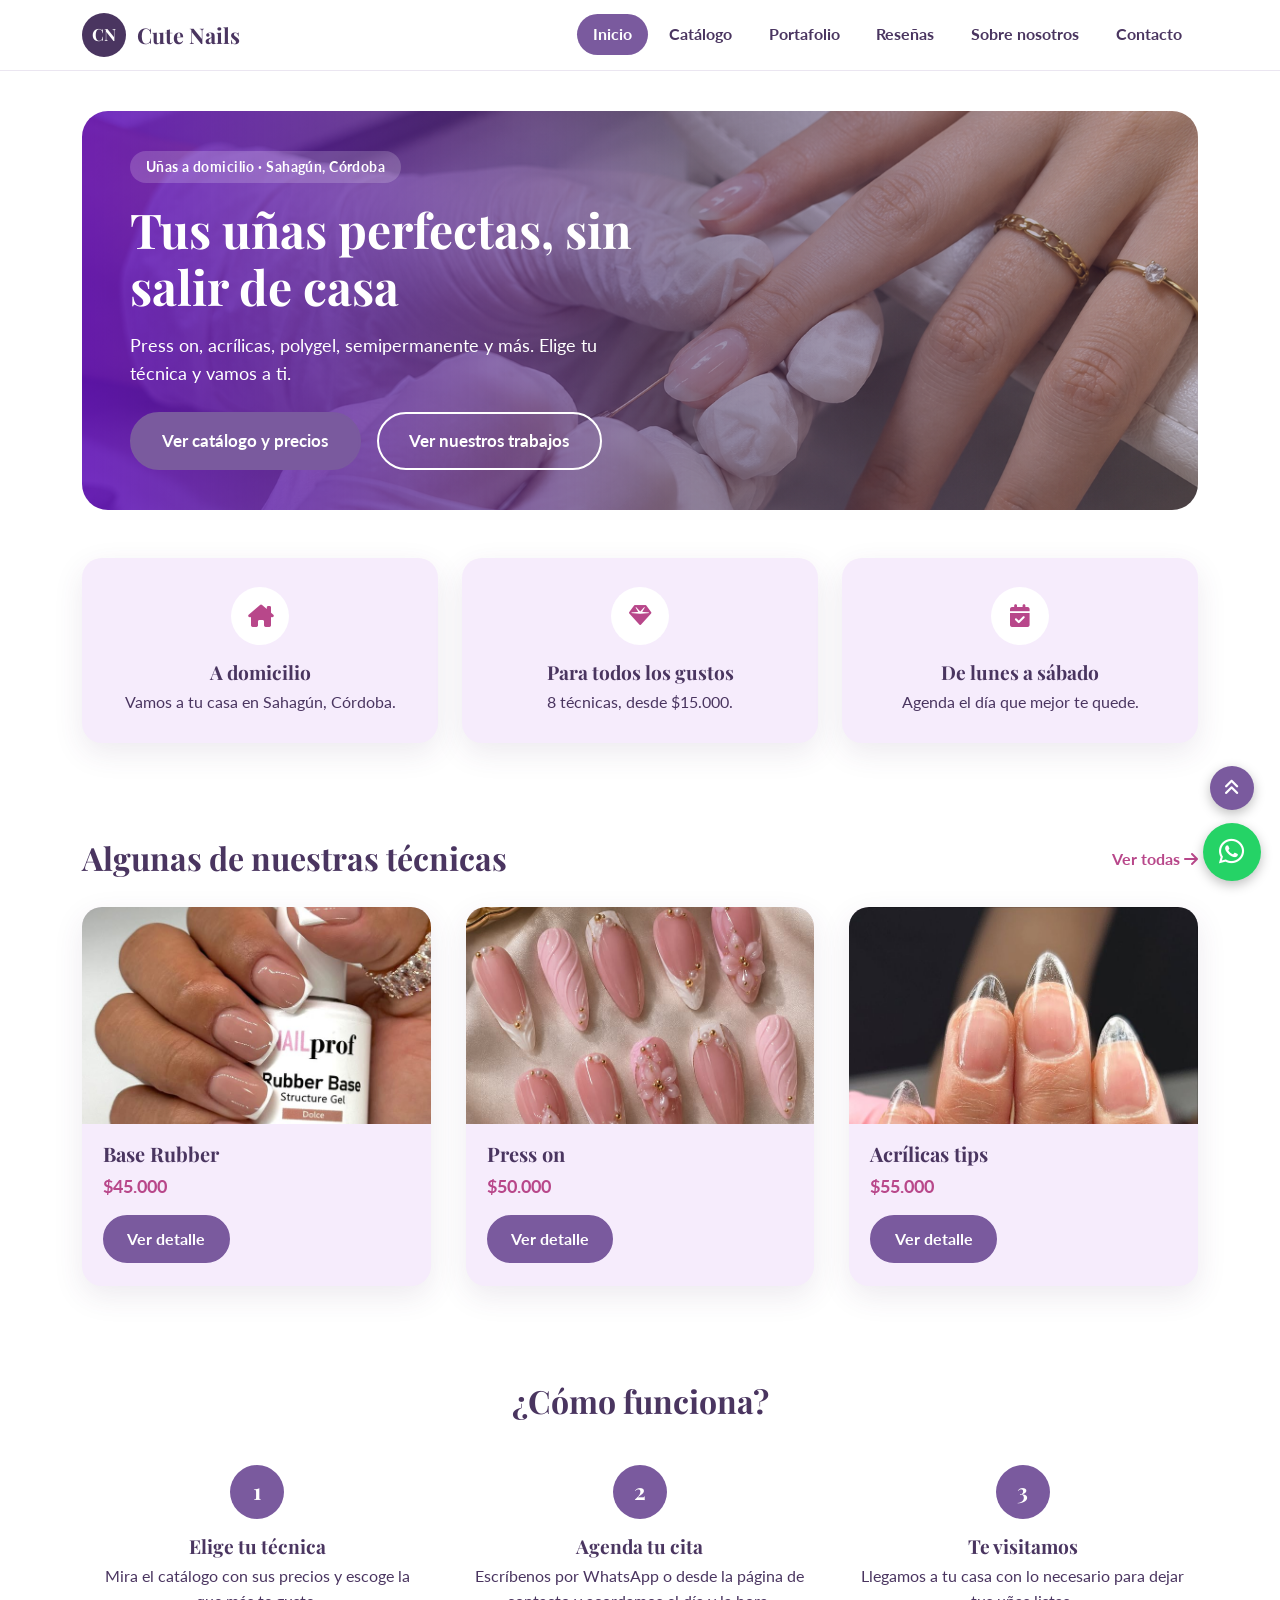
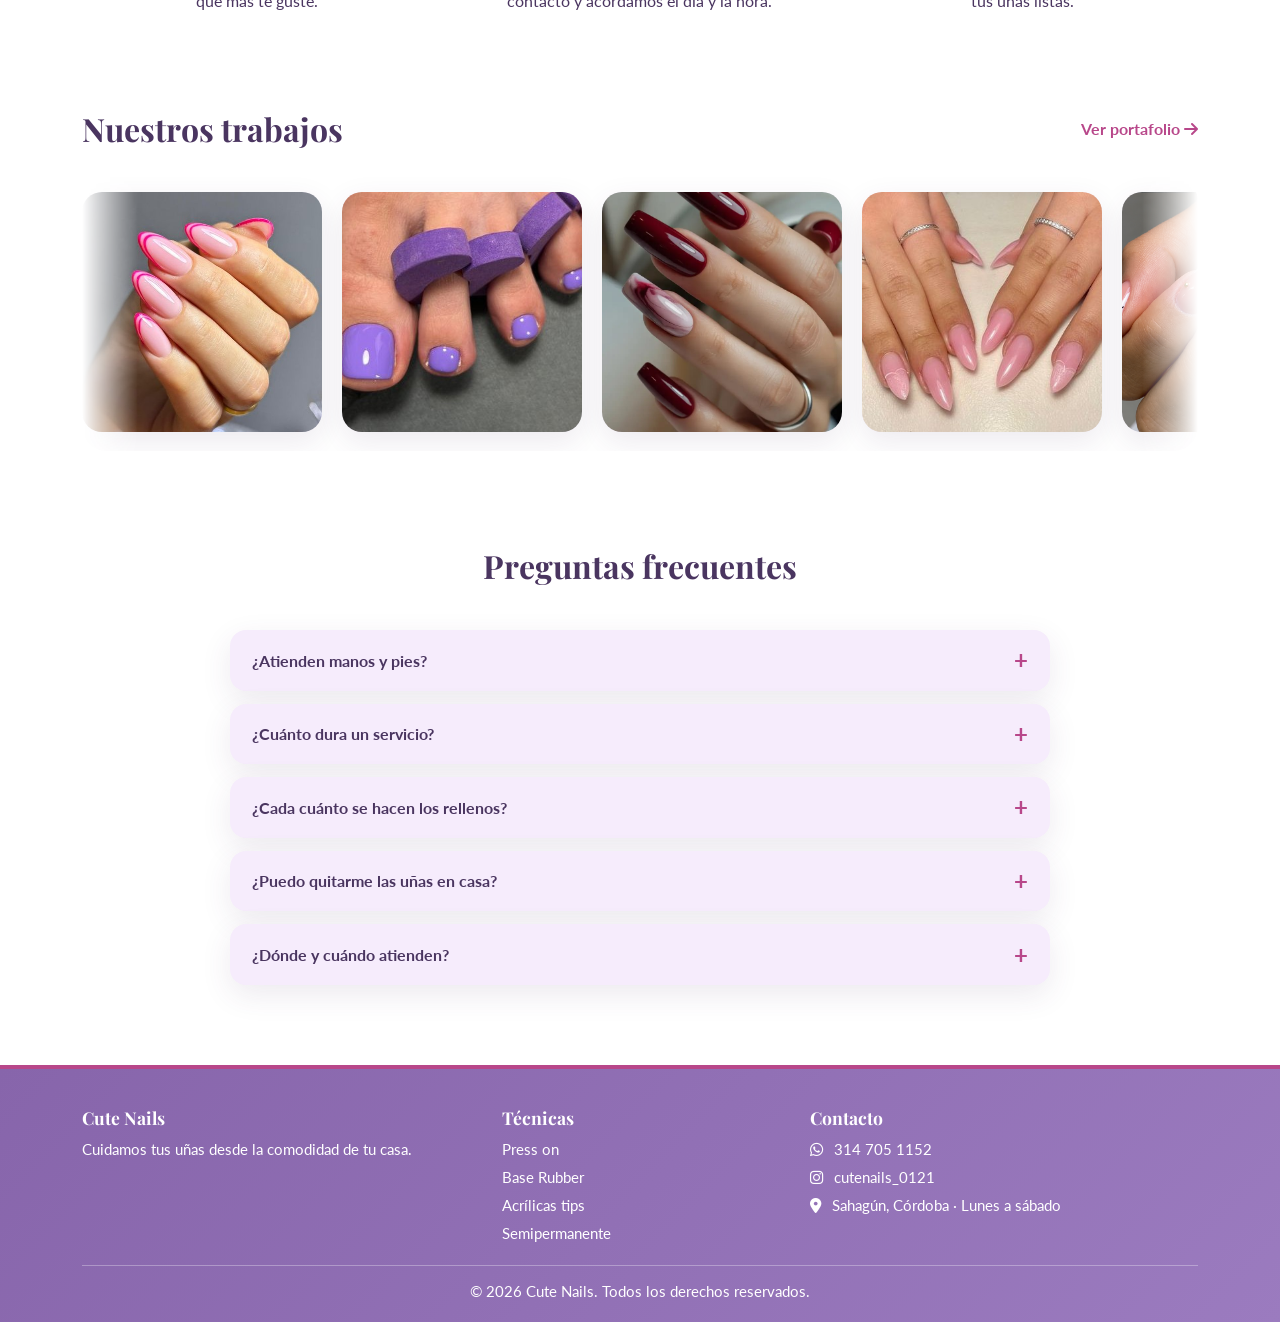
<file: index.html>
<!DOCTYPE html>
<html lang="es">
<head>
  <meta charset="UTF-8">
  <meta name="viewport" content="width=device-width, initial-scale=1.0">
  <meta name="description" content="Cute Nails: servicios de uñas a domicilio en Sahagún, Córdoba. Press on, acrílicas, polygel, semipermanente y más.">
  <title>Cute Nails | Servicios de uñas a domicilio</title>

  <link rel="preconnect" href="https://fonts.googleapis.com">
  <link rel="preconnect" href="https://fonts.gstatic.com" crossorigin>
  <link href="https://fonts.googleapis.com/css2?family=Lato:wght@400;700&family=Playfair+Display:wght@600;700&display=swap" rel="stylesheet">
  <link rel="stylesheet" href="https://cdnjs.cloudflare.com/ajax/libs/font-awesome/6.5.2/css/all.min.css">
  <link rel="stylesheet" href="styles.css">
</head>
<body id="top">

  <header class="cabecera">
    <div class="cabecera-interior">
      <a href="index.html" class="marca" aria-label="Cute Nails, ir al inicio">
        <span class="marca-logo">CN</span>
        <span class="marca-nombre">Cute Nails</span>
      </a>

      <input type="checkbox" id="menu-toggle" class="menu-check" aria-label="Abrir o cerrar el menú">
      <label for="menu-toggle" class="hamburguesa" aria-hidden="true">
        <span></span><span></span><span></span>
      </label>

      <nav class="menu" aria-label="Menú principal">
        <ul>
          <li><a href="index.html" aria-current="page">Inicio</a></li>
          <li><a href="catalogo.html">Catálogo</a></li>
          <li><a href="portafolio.html">Portafolio</a></li>
          <li><a href="resenas.html">Reseñas</a></li>
          <li><a href="sobre-nosotros.html">Sobre nosotros</a></li>
          <li><a href="contacto.html">Contacto</a></li>
        </ul>
      </nav>
    </div>
  </header>

  <main>
    <section class="hero" aria-labelledby="titulo-hero">
      <div class="hero-contenido">
        <p class="hero-etiqueta">Uñas a domicilio · Sahagún, Córdoba</p>
        <h1 id="titulo-hero">Tus uñas perfectas, sin salir de casa</h1>
        <p class="hero-texto">Press on, acrílicas, polygel, semipermanente y más. Elige tu técnica y vamos a ti.</p>
        <div class="hero-botones">
          <a class="boton boton-grande" href="catalogo.html">Ver catálogo y precios</a>
          <a class="boton boton-grande boton-borde" href="portafolio.html">Ver nuestros trabajos</a>
        </div>
      </div>
    </section>

    <section class="beneficios" aria-labelledby="titulo-beneficios">
      <h2 id="titulo-beneficios" class="solo-lectores">Por qué elegirnos</h2>
      <ul class="beneficios-lista">
        <li class="beneficio">
          <i class="fa-solid fa-house-chimney" aria-hidden="true"></i>
          <h3>A domicilio</h3>
          <p>Vamos a tu casa en Sahagún, Córdoba.</p>
        </li>
        <li class="beneficio">
          <i class="fa-solid fa-gem" aria-hidden="true"></i>
          <h3>Para todos los gustos</h3>
          <p>8 técnicas, desde $15.000.</p>
        </li>
        <li class="beneficio">
          <i class="fa-solid fa-calendar-check" aria-hidden="true"></i>
          <h3>De lunes a sábado</h3>
          <p>Agenda el día que mejor te quede.</p>
        </li>
      </ul>
    </section>

    <section class="tecnicas seccion" aria-labelledby="titulo-tecnicas">
      <div class="tecnicas-encabezado">
        <h2 id="titulo-tecnicas">Algunas de nuestras técnicas</h2>
        <a class="ver-mas" href="catalogo.html">Ver todas <i class="fa-solid fa-arrow-right" aria-hidden="true"></i></a>
      </div>

      <div class="tarjetas">

        <!-- Tarjeta Base Rubber -->
        <article class="tarjeta">
          <img src="img/base_rubber.jpg" alt="Uñas con técnica base rubber" loading="lazy">
          <div class="tarjeta-info">
            <h3>Base Rubber</h3>
            <p class="precio">$45.000</p>
            <a class="boton" href="detalle.html?servicio=base-rubber">Ver detalle</a>
          </div>
        </article>

        <!-- Tarjeta Press on -->
        <article class="tarjeta">
          <img src="img/press_on.jpg" alt="Uñas press on decoradas" loading="lazy">
          <div class="tarjeta-info">
            <h3>Press on</h3>
            <p class="precio">$50.000</p>
            <a class="boton" href="detalle.html?servicio=press-on">Ver detalle</a>
          </div>
        </article>

        <!-- Tarjeta Acrílicas tips -->
        <article class="tarjeta">
          <img src="img/acrilicas_tips.jpg" alt="Uñas acrílicas con tips de acabado natural" loading="lazy">
          <div class="tarjeta-info">
            <h3>Acrílicas tips</h3>
            <p class="precio">$55.000</p>
            <a class="boton" href="detalle.html?servicio=acrilicas-tips">Ver detalle</a>
          </div>
        </article>

      </div>
    </section>

    <section class="pasos seccion" aria-labelledby="titulo-pasos">
      <h2 id="titulo-pasos" class="titulo-centrado">¿Cómo funciona?</h2>
      <ol class="pasos-lista">
        <li class="paso">
          <span class="paso-numero" aria-hidden="true">1</span>
          <h3>Elige tu técnica</h3>
          <p>Mira el catálogo con sus precios y escoge la que más te guste.</p>
        </li>
        <li class="paso">
          <span class="paso-numero" aria-hidden="true">2</span>
          <h3>Agenda tu cita</h3>
          <p>Escríbenos por WhatsApp o desde la página de contacto y acordamos el día y la hora.</p>
        </li>
        <li class="paso">
          <span class="paso-numero" aria-hidden="true">3</span>
          <h3>Te visitamos</h3>
          <p>Llegamos a tu casa con lo necesario para dejar tus uñas listas.</p>
        </li>
      </ol>
    </section>

    <section class="muestra seccion" aria-labelledby="titulo-muestra">
      <div class="tecnicas-encabezado">
        <h2 id="titulo-muestra">Nuestros trabajos</h2>
        <a class="ver-mas" href="portafolio.html">Ver portafolio <i class="fa-solid fa-arrow-right" aria-hidden="true"></i></a>
      </div>

      <!-- Cinta continua infinita estilo Instagram (Marquee fluido) -->
      <div class="marquesina" aria-label="Galería continua de trabajos recientes">
        <div class="marquesina-pista">
          <!-- Bloque original de fotos -->
          <div class="marquesina-grupo">
            <div class="marquesina-item">
              <img src="img/despues1.jpg" alt="Manicure con diseño rosado y fucsia" loading="lazy">
              <span class="marquesina-etiqueta">@cutenails_0121</span>
            </div>
            <div class="marquesina-item">
              <img src="img/despues2.jpg" alt="Pedicure con esmalte morado" loading="lazy">
              <span class="marquesina-etiqueta">@cutenails_0121</span>
            </div>
            <div class="marquesina-item">
              <img src="img/despues3.jpg" alt="Uñas esculpidas largas tono vino tinto" loading="lazy">
              <span class="marquesina-etiqueta">@cutenails_0121</span>
            </div>
            <div class="marquesina-item">
              <img src="img/despues4.jpg" alt="Diseño de uñas con detalles delicados" loading="lazy">
              <span class="marquesina-etiqueta">@cutenails_0121</span>
            </div>
            <div class="marquesina-item">
              <img src="img/despues5.png" alt="Transformación de uñas antes y después" loading="lazy">
              <span class="marquesina-etiqueta">@cutenails_0121</span>
            </div>
            <div class="marquesina-item">
              <img src="img/despues6.png" alt="Acabado semipermanente impecable" loading="lazy">
              <span class="marquesina-etiqueta">@cutenails_0121</span>
            </div>
            <div class="marquesina-item">
              <img src="img/despues7.png" alt="Manicure delicada en tonos suaves" loading="lazy">
              <span class="marquesina-etiqueta">@cutenails_0121</span>
            </div>
            <div class="marquesina-item">
              <img src="img/despues8.png" alt="Pedicure spa con esmalte verde esmeralda" loading="lazy">
              <span class="marquesina-etiqueta">@cutenails_0121</span>
            </div>
          </div>

          <!-- Bloque duplicado para desplazamiento infinito continuo y sin saltos -->
          <div class="marquesina-grupo" aria-hidden="true">
            <div class="marquesina-item">
              <img src="img/despues1.jpg" alt="" loading="lazy">
              <span class="marquesina-etiqueta">@cutenails_0121</span>
            </div>
            <div class="marquesina-item">
              <img src="img/despues2.jpg" alt="" loading="lazy">
              <span class="marquesina-etiqueta">@cutenails_0121</span>
            </div>
            <div class="marquesina-item">
              <img src="img/despues3.jpg" alt="" loading="lazy">
              <span class="marquesina-etiqueta">@cutenails_0121</span>
            </div>
            <div class="marquesina-item">
              <img src="img/despues4.jpg" alt="" loading="lazy">
              <span class="marquesina-etiqueta">@cutenails_0121</span>
            </div>
            <div class="marquesina-item">
              <img src="img/despues5.png" alt="" loading="lazy">
              <span class="marquesina-etiqueta">@cutenails_0121</span>
            </div>
            <div class="marquesina-item">
              <img src="img/despues6.png" alt="" loading="lazy">
              <span class="marquesina-etiqueta">@cutenails_0121</span>
            </div>
            <div class="marquesina-item">
              <img src="img/despues7.png" alt="" loading="lazy">
              <span class="marquesina-etiqueta">@cutenails_0121</span>
            </div>
            <div class="marquesina-item">
              <img src="img/despues8.png" alt="" loading="lazy">
              <span class="marquesina-etiqueta">@cutenails_0121</span>
            </div>
          </div>
        </div>
      </div>
    </section>

    <section class="faq seccion" aria-labelledby="titulo-faq">
      <h2 id="titulo-faq" class="titulo-centrado">Preguntas frecuentes</h2>
      <div class="faq-lista">
        <details class="faq-item">
          <summary>¿Atienden manos y pies?</summary>
          <p>Sí, hacemos manicure y pedicure, para mujeres y para hombres.</p>
        </details>
        <details class="faq-item">
          <summary>¿Cuánto dura un servicio?</summary>
          <p>Entre 40 minutos y 2 horas, según la técnica. En cada técnica del catálogo verás su duración.</p>
        </details>
        <details class="faq-item">
          <summary>¿Cada cuánto se hacen los rellenos?</summary>
          <p>En acrílicas, cada 2 o 3 semanas. En polygel, puede durar hasta 4 semanas según el largo y el cuidado.</p>
        </details>
        <details class="faq-item">
          <summary>¿Puedo quitarme las uñas en casa?</summary>
          <p>Recomendamos el retiro profesional en gel, dipping y polygel, porque hacerlo en casa puede dañar tu uña natural.</p>
        </details>
        <details class="faq-item">
          <summary>¿Dónde y cuándo atienden?</summary>
          <p>Vamos a tu casa en Sahagún, Córdoba, de lunes a sábado.</p>
        </details>
      </div>
    </section>
  </main>

  <footer class="pie">
    <div class="pie-contenido">
      <section class="pie-marca">
        <h2>Cute Nails</h2>
        <p>Cuidamos tus uñas desde la comodidad de tu casa.</p>
      </section>

      <nav aria-label="Técnicas destacadas">
        <h2>Técnicas</h2>
        <ul>
          <li><a href="detalle.html?servicio=press-on">Press on</a></li>
          <li><a href="detalle.html?servicio=base-rubber">Base Rubber</a></li>
          <li><a href="detalle.html?servicio=acrilicas-tips">Acrílicas tips</a></li>
          <li><a href="detalle.html?servicio=semipermanente">Semipermanente</a></li>
        </ul>
      </nav>

      <section>
        <h2>Contacto</h2>
        <ul>
          <li><a href="https://wa.me/573147051152"><i class="fa-brands fa-whatsapp" aria-hidden="true"></i> 314 705 1152</a></li>
          <li><a href="https://instagram.com/cutenails_0121"><i class="fa-brands fa-instagram" aria-hidden="true"></i> cutenails_0121</a></li>
          <li><i class="fa-solid fa-location-dot" aria-hidden="true"></i> Sahagún, Córdoba · Lunes a sábado</li>
        </ul>
      </section>
    </div>

    <p class="derechos">© 2026 Cute Nails. Todos los derechos reservados.</p>
  </footer>

  <div class="flotantes">
    <a class="flotante flotante-subir" href="#top" aria-label="Volver arriba">
      <i class="fa-solid fa-angles-up" aria-hidden="true"></i>
    </a>
    <a class="flotante flotante-whatsapp" href="https://wa.me/573147051152" target="_blank" rel="noopener" aria-label="Escríbenos por WhatsApp">
      <i class="fa-brands fa-whatsapp" aria-hidden="true"></i>
    </a>
  </div>



</body>
</html>
</file>
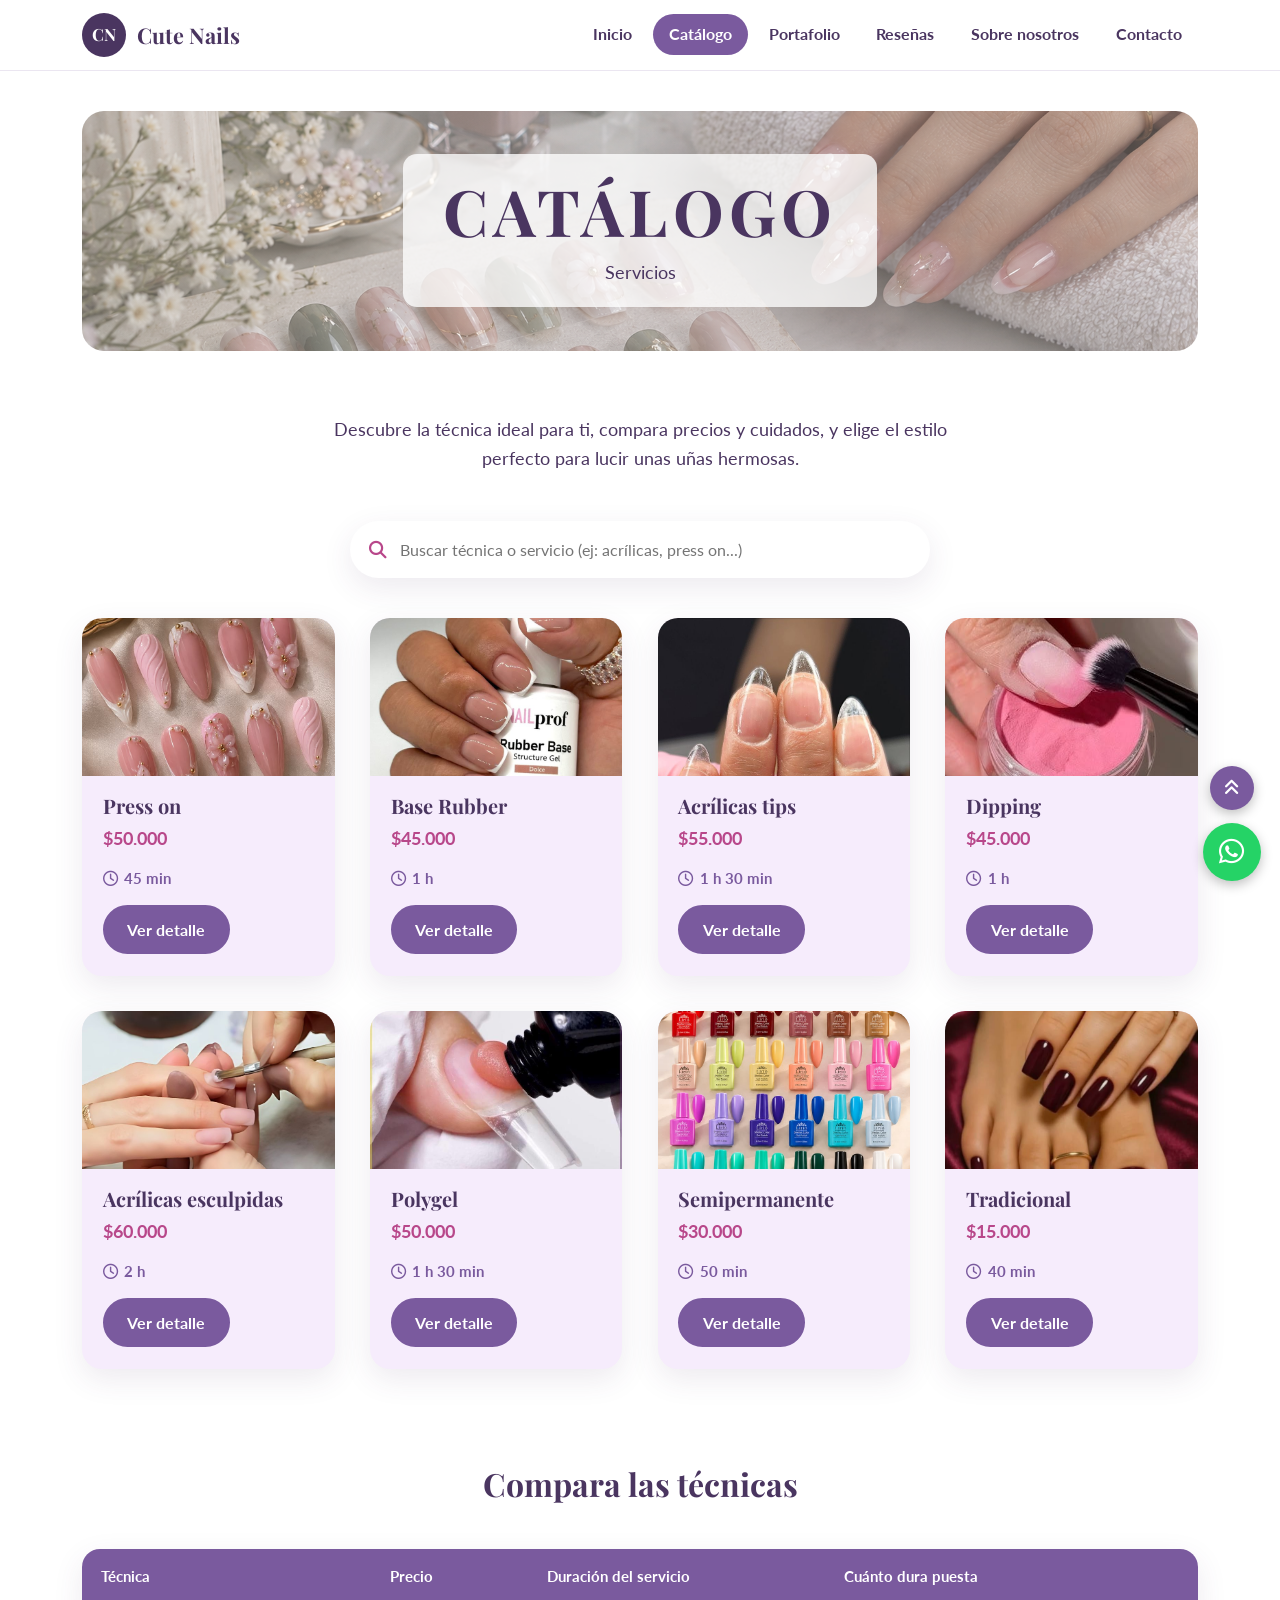
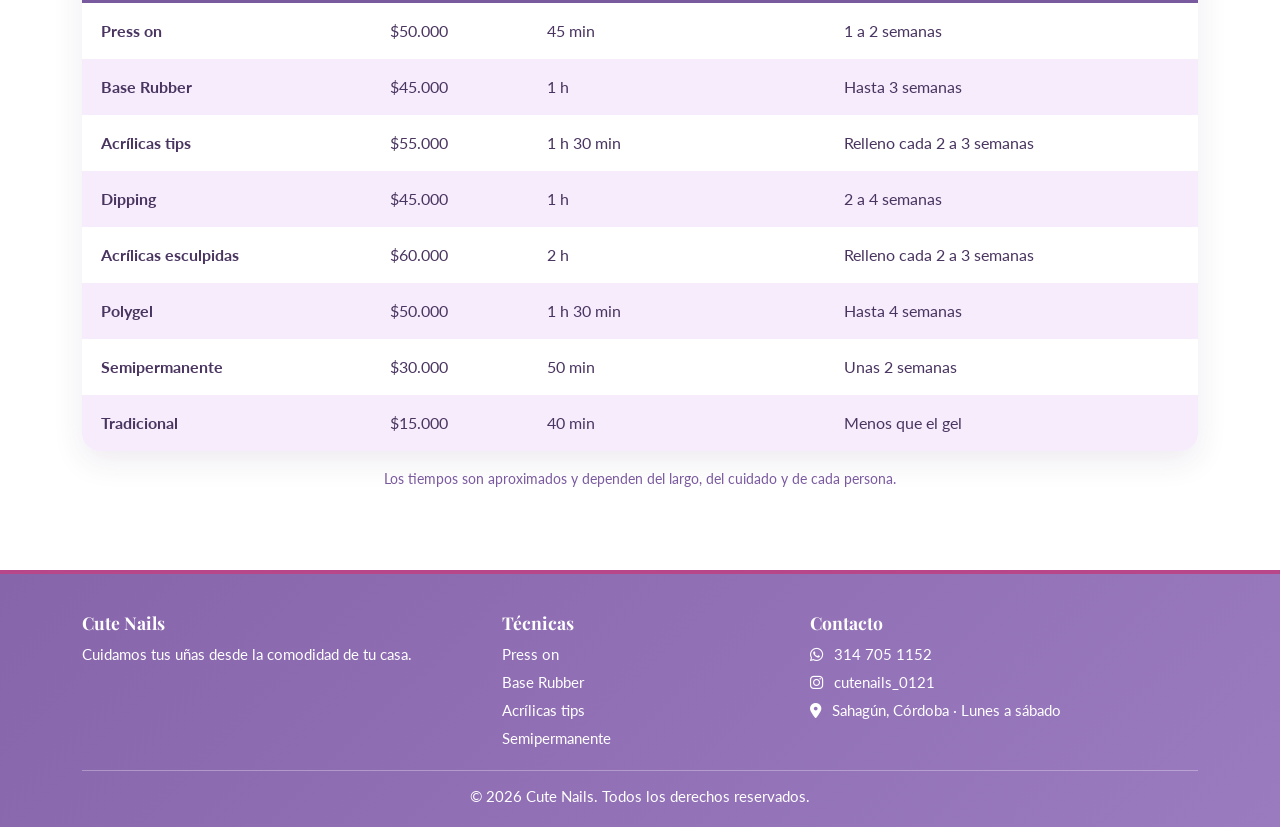
<file: catalogo.html>
<!DOCTYPE html>
<html lang="es">
<head>
  <meta charset="UTF-8">
  <meta name="viewport" content="width=device-width, initial-scale=1.0">
  <meta name="description" content="Catálogo de servicios de uñas de Cute Nails: press on, base rubber, acrílicas, polygel, dipping y más, con sus precios y duración.">
  <title>Catálogo | Cute Nails</title>

  <link rel="preconnect" href="https://fonts.googleapis.com">
  <link rel="preconnect" href="https://fonts.gstatic.com" crossorigin>
  <link href="https://fonts.googleapis.com/css2?family=Lato:wght@400;700&family=Playfair+Display:wght@600;700&display=swap" rel="stylesheet">
  <link rel="stylesheet" href="https://cdnjs.cloudflare.com/ajax/libs/font-awesome/6.5.2/css/all.min.css">
  <link rel="stylesheet" href="styles.css">

</head>
<body id="top">

  <header class="cabecera">
    <div class="cabecera-interior">
      <a href="index.html" class="marca" aria-label="Cute Nails, ir al inicio">
        <span class="marca-logo">CN</span>
        <span class="marca-nombre">Cute Nails</span>
      </a>

      <input type="checkbox" id="menu-toggle" class="menu-check" aria-label="Abrir o cerrar el menú">
      <label for="menu-toggle" class="hamburguesa" aria-hidden="true">
        <span></span><span></span><span></span>
      </label>

      <nav class="menu" aria-label="Menú principal">
        <ul>
          <li><a href="index.html">Inicio</a></li>
          <li><a href="catalogo.html" aria-current="page">Catálogo</a></li>
          <li><a href="portafolio.html">Portafolio</a></li>
          <li><a href="resenas.html">Reseñas</a></li>
          <li><a href="sobre-nosotros.html">Sobre nosotros</a></li>
          <li><a href="contacto.html">Contacto</a></li>
        </ul>
      </nav>
    </div>
  </header>

  <main>
    <header class="banner banner-pagina banner-catalogo">
      <div class="banner-texto">
        <h1>Catálogo</h1>
        <p>Servicios</p>
      </div>
    </header>

    <section class="tecnicas" aria-labelledby="titulo-catalogo">
      <h2 id="titulo-catalogo" class="solo-lectores">Técnicas disponibles</h2>
      <p class="catalogo-intro">Descubre la técnica ideal para ti, compara precios y cuidados, y elige el estilo perfecto para lucir unas uñas hermosas.</p>

      <!-- Buscador de técnicas -->
      <div class="catalogo-herramientas">
        <div class="buscador-contenedor">
          <i class="fa-solid fa-magnifying-glass" aria-hidden="true"></i>
          <input type="search" id="buscador-servicios" class="buscador-input" placeholder="Buscar técnica o servicio (ej: acrílicas, press on...)" aria-label="Buscar técnica">
        </div>
      </div>

      <!-- Aquí se cargan las tarjetas de servicios -->
      <div class="tarjetas" id="contenedor-servicios">
        <div class="loader-contenedor" role="status" aria-live="polite">
          <div class="spinner"></div>
          <p>Cargando técnicas disponibles...</p>
        </div>
      </div>
    </section>

    <section class="comparativa seccion" aria-labelledby="titulo-comparativa">
      <h2 id="titulo-comparativa" class="titulo-centrado">Compara las técnicas</h2>
      <div class="tabla-contenedor">
        <table class="tabla-comparativa">
          <caption class="solo-lectores">Comparación de precio, duración del servicio y duración puesta de cada técnica</caption>
          <thead>
            <tr>
              <th scope="col">Técnica</th>
              <th scope="col">Precio</th>
              <th scope="col">Duración del servicio</th>
              <th scope="col">Cuánto dura puesta</th>
            </tr>
          </thead>
          <tbody>
            <tr>
              <th scope="row"><a href="detalle.html?servicio=press-on">Press on</a></th>
              <td>$50.000</td>
              <td>45 min</td>
              <td>1 a 2 semanas</td>
            </tr>
            <tr>
              <th scope="row"><a href="detalle.html?servicio=base-rubber">Base Rubber</a></th>
              <td>$45.000</td>
              <td>1 h</td>
              <td>Hasta 3 semanas</td>
            </tr>
            <tr>
              <th scope="row"><a href="detalle.html?servicio=acrilicas-tips">Acrílicas tips</a></th>
              <td>$55.000</td>
              <td>1 h 30 min</td>
              <td>Relleno cada 2 a 3 semanas</td>
            </tr>
            <tr>
              <th scope="row"><a href="detalle.html?servicio=dipping">Dipping</a></th>
              <td>$45.000</td>
              <td>1 h</td>
              <td>2 a 4 semanas</td>
            </tr>
            <tr>
              <th scope="row"><a href="detalle.html?servicio=acrilicas-esculpidas">Acrílicas esculpidas</a></th>
              <td>$60.000</td>
              <td>2 h</td>
              <td>Relleno cada 2 a 3 semanas</td>
            </tr>
            <tr>
              <th scope="row"><a href="detalle.html?servicio=polygel">Polygel</a></th>
              <td>$50.000</td>
              <td>1 h 30 min</td>
              <td>Hasta 4 semanas</td>
            </tr>
            <tr>
              <th scope="row"><a href="detalle.html?servicio=semipermanente">Semipermanente</a></th>
              <td>$30.000</td>
              <td>50 min</td>
              <td>Unas 2 semanas</td>
            </tr>
            <tr>
              <th scope="row"><a href="detalle.html?servicio=tradicional">Tradicional</a></th>
              <td>$15.000</td>
              <td>40 min</td>
              <td>Menos que el gel</td>
            </tr>
          </tbody>
        </table>
      </div>
      <p class="comparativa-nota">Los tiempos son aproximados y dependen del largo, del cuidado y de cada persona.</p>
    </section>
  </main>

  <footer class="pie">
    <div class="pie-contenido">
      <section class="pie-marca">
        <h2>Cute Nails</h2>
        <p>Cuidamos tus uñas desde la comodidad de tu casa.</p>
      </section>

      <nav aria-label="Técnicas destacadas">
        <h2>Técnicas</h2>
        <ul>
          <li><a href="detalle.html?servicio=press-on">Press on</a></li>
          <li><a href="detalle.html?servicio=base-rubber">Base Rubber</a></li>
          <li><a href="detalle.html?servicio=acrilicas-tips">Acrílicas tips</a></li>
          <li><a href="detalle.html?servicio=semipermanente">Semipermanente</a></li>
        </ul>
      </nav>

      <section>
        <h2>Contacto</h2>
        <ul>
          <li><a href="https://wa.me/573147051152"><i class="fa-brands fa-whatsapp" aria-hidden="true"></i> 314 705 1152</a></li>
          <li><a href="https://instagram.com/cutenails_0121"><i class="fa-brands fa-instagram" aria-hidden="true"></i> cutenails_0121</a></li>
          <li><i class="fa-solid fa-location-dot" aria-hidden="true"></i> Sahagún, Córdoba · Lunes a sábado</li>
        </ul>
      </section>
    </div>

    <p class="derechos">© 2026 Cute Nails. Todos los derechos reservados.</p>
  </footer>

  <div class="flotantes">
    <a class="flotante flotante-subir" href="#top" aria-label="Volver arriba">
      <i class="fa-solid fa-angles-up" aria-hidden="true"></i>
    </a>
    <a class="flotante flotante-whatsapp" href="https://wa.me/573147051152" target="_blank" rel="noopener" aria-label="Escríbenos por WhatsApp">
      <i class="fa-brands fa-whatsapp" aria-hidden="true"></i>
    </a>
  </div>

  <script src="js/catalogo.js"></script>
</body>
</html>
</file>
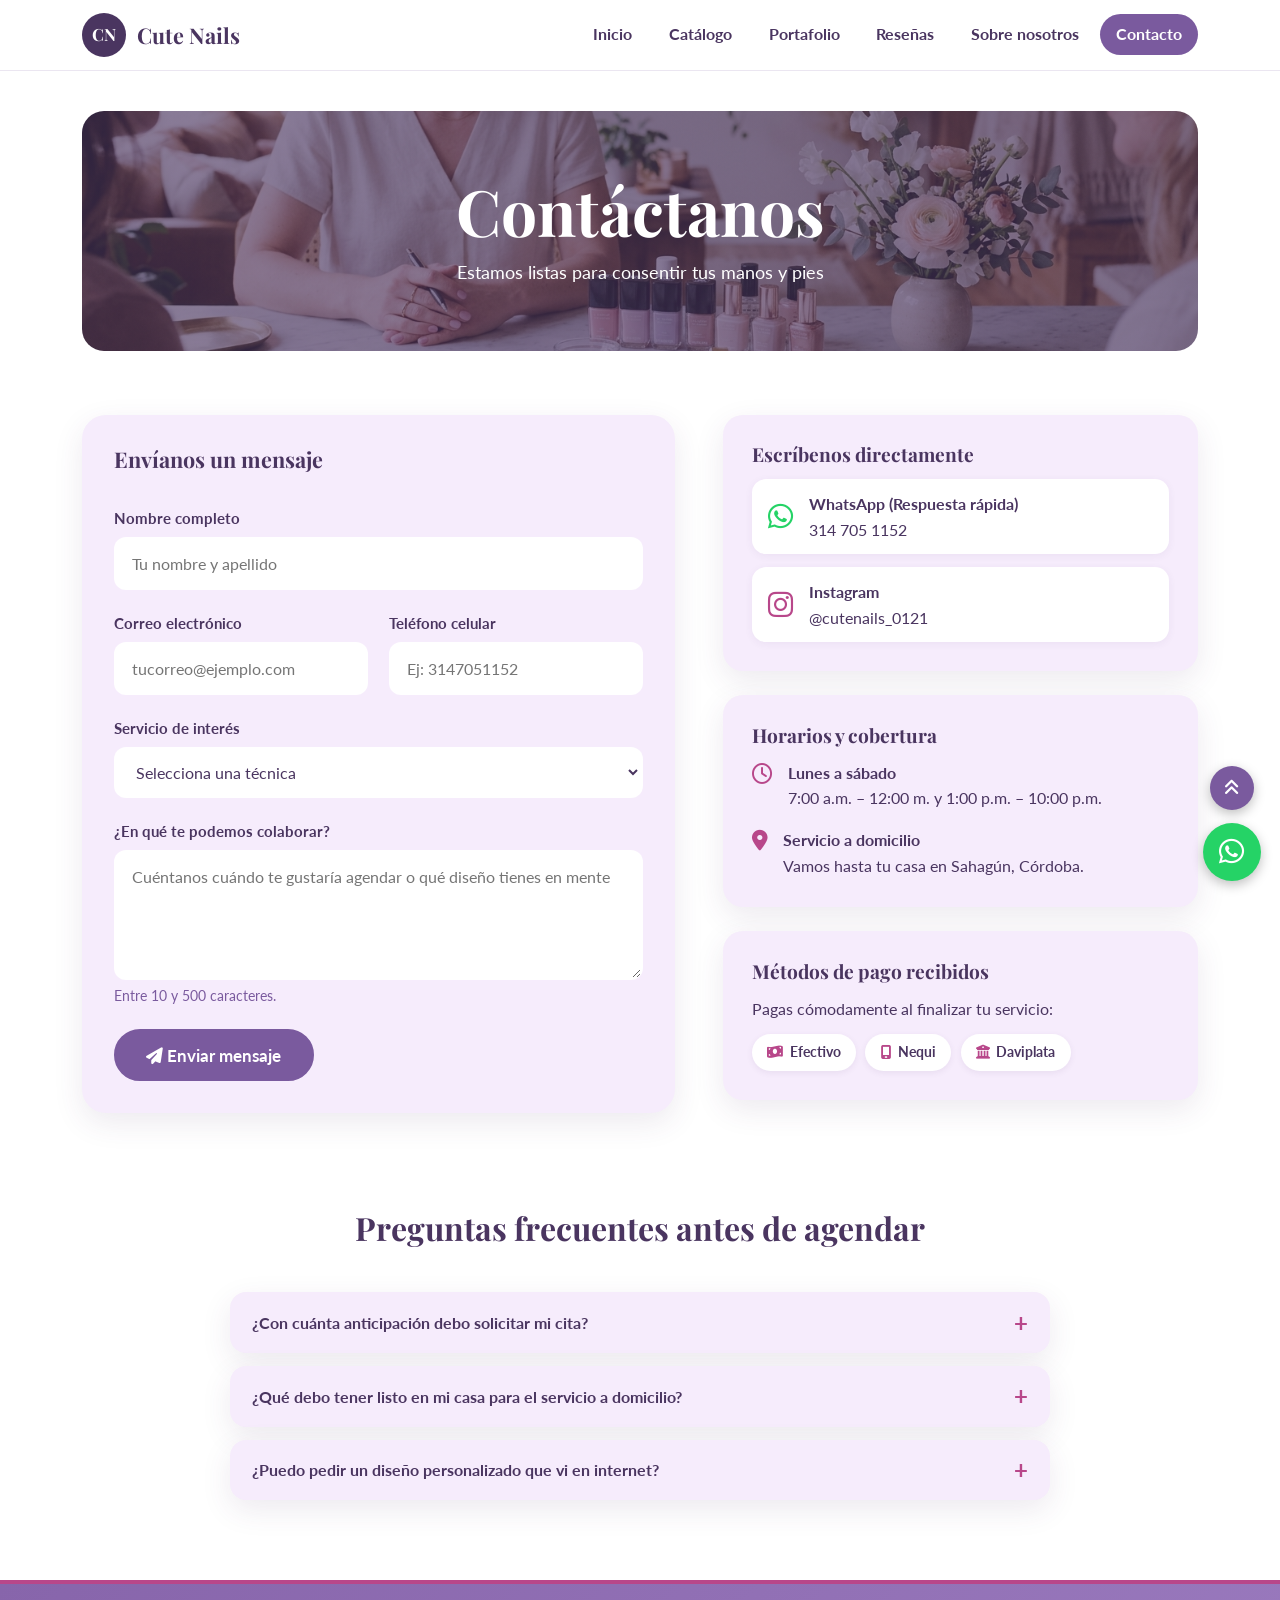
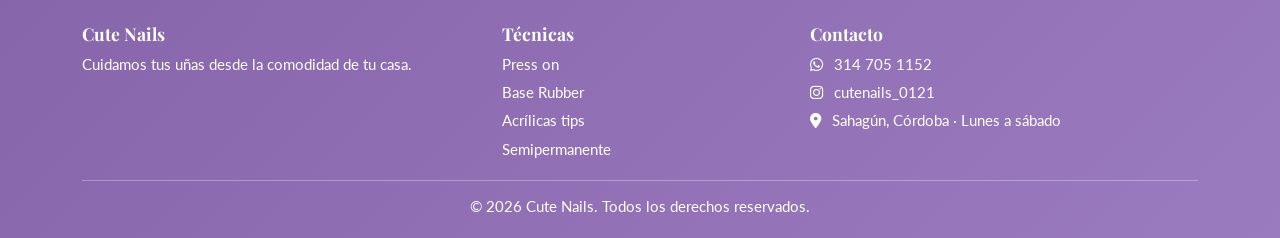
<file: contacto.html>
<!DOCTYPE html>
<html lang="es">

<head>
  <meta charset="UTF-8">
  <meta name="viewport" content="width=device-width, initial-scale=1.0">
  <meta name="description"
    content="Contáctanos para agendar tu cita de uñas a domicilio en Sahagún, Córdoba. Escríbenos por WhatsApp o envíanos tu mensaje.">
  <title>Contacto | Cute Nails</title>

  <link rel="preconnect" href="https://fonts.googleapis.com">
  <link rel="preconnect" href="https://fonts.gstatic.com" crossorigin>
  <link
    href="https://fonts.googleapis.com/css2?family=Lato:wght@400;700&family=Playfair+Display:wght@600;700&display=swap"
    rel="stylesheet">
  <link rel="stylesheet" href="https://cdnjs.cloudflare.com/ajax/libs/font-awesome/6.5.2/css/all.min.css">
  <link rel="stylesheet" href="styles.css">
</head>

<body id="top">

  <header class="cabecera">
    <div class="cabecera-interior">
      <a href="index.html" class="marca" aria-label="Cute Nails, ir al inicio">
        <span class="marca-logo">CN</span>
        <span class="marca-nombre">Cute Nails</span>
      </a>

      <input type="checkbox" id="menu-toggle" class="menu-check" aria-label="Abrir o cerrar el menú">
      <label for="menu-toggle" class="hamburguesa" aria-hidden="true">
        <span></span><span></span><span></span>
      </label>

      <nav class="menu" aria-label="Menú principal">
        <ul>
          <li><a href="index.html">Inicio</a></li>
          <li><a href="catalogo.html">Catálogo</a></li>
          <li><a href="portafolio.html">Portafolio</a></li>
          <li><a href="resenas.html">Reseñas</a></li>
          <li><a href="sobre-nosotros.html">Sobre nosotros</a></li>
          <li><a href="contacto.html" aria-current="page">Contacto</a></li>
        </ul>
      </nav>
    </div>
  </header>

  <main>
    <header class="banner banner-pagina banner-contacto">
      <div class="banner-texto">
        <h1>Contáctanos</h1>
        <p>Estamos listas para consentir tus manos y pies</p>
      </div>
    </header>

    <section class="contacto-layout" aria-labelledby="titulo-contacto">
      <h2 id="titulo-contacto" class="solo-lectores">Formulario y canales de contacto</h2>

      <!-- Columna 1: Formulario con validaciones nativas -->
      <form class="formulario" action="contacto.html" method="get">
        <h3 class="contacto-subtitulo">Envíanos un mensaje</h3>

        <div class="campo">
          <label for="nombre">Nombre completo</label>
          <input type="text" id="nombre" name="nombre" placeholder="Tu nombre y apellido" required
            pattern="[A-Za-zÁÉÍÓÚáéíóúÑñÜü ]{3,50}" title="Ingresa entre 3 y 50 letras, sin números">
        </div>

        <div class="campos-fila">
          <div class="campo">
            <label for="correo">Correo electrónico</label>
            <input type="email" id="correo" name="correo" placeholder="tucorreo@ejemplo.com" required>
          </div>

          <div class="campo">
            <label for="telefono">Teléfono celular</label>
            <input type="tel" id="telefono" name="telefono" placeholder="Ej: 3147051152" required pattern="[0-9]{10}"
              title="Ingresa tu número de celular de 10 dígitos">
          </div>
        </div>

        <div class="campo">
          <label for="servicio">Servicio de interés</label>
          <select id="servicio" name="servicio" required>
            <option value="">Selecciona una técnica</option>
            <option value="press-on">Press on ($50.000)</option>
            <option value="base-rubber">Base Rubber ($45.000)</option>
            <option value="acrilicas-tips">Acrílicas tips ($55.000)</option>
            <option value="acrilicas-esculpidas">Acrílicas esculpidas ($60.000)</option>
            <option value="dipping">Dipping ($45.000)</option>
            <option value="polygel">Polygel ($50.000)</option>
            <option value="semipermanente">Semipermanente ($30.000)</option>
            <option value="tradicional">Tradicional / Pedicura ($15.000)</option>
            <option value="consulta-general">Solo quiero hacer una consulta</option>
          </select>
        </div>

        <div class="campo">
          <label for="mensaje">¿En qué te podemos colaborar?</label>
          <textarea id="mensaje" name="mensaje" rows="4"
            placeholder="Cuéntanos cuándo te gustaría agendar o qué diseño tienes en mente" required minlength="10"
            maxlength="500"></textarea>
          <p class="ayuda">Entre 10 y 500 caracteres.</p>
        </div>

        <button class="boton boton-grande" type="submit">
          <i class="fa-solid fa-paper-plane" aria-hidden="true"></i> Enviar mensaje
        </button>
      </form>

      <!-- Columna 2: Información directa y canales de atención -->
      <aside class="contacto-info" aria-label="Información del negocio">
        <article class="contacto-tarjeta">
          <h3>Escríbenos directamente</h3>
          <div class="contacto-enlaces">
            <a class="contacto-canal"
              href="https://wa.me/573147051152?text=Hola%2C%20quiero%20consultar%20por%20un%20servicio" target="_blank"
              rel="noopener">
              <i class="fa-brands fa-whatsapp" aria-hidden="true"></i>
              <div>
                <strong>WhatsApp (Respuesta rápida)</strong>
                <p>314 705 1152</p>
              </div>
            </a>

            <a class="contacto-canal" href="https://instagram.com/cutenails_0121" target="_blank" rel="noopener">
              <i class="fa-brands fa-instagram" aria-hidden="true"></i>
              <div>
                <strong>Instagram</strong>
                <p>@cutenails_0121</p>
              </div>
            </a>
          </div>
        </article>

        <article class="contacto-tarjeta">
          <h3>Horarios y cobertura</h3>
          <ul class="info-lista">
            <li>
              <i class="fa-regular fa-clock" aria-hidden="true"></i>
              <div>
                <strong>Lunes a sábado</strong>
                <p>7:00 a.m. – 12:00 m. y 1:00 p.m. – 10:00 p.m.</p>
              </div>
            </li>
            <li>
              <i class="fa-solid fa-location-dot" aria-hidden="true"></i>
              <div>
                <strong>Servicio a domicilio</strong>
                <p>Vamos hasta tu casa en Sahagún, Córdoba.</p>
              </div>
            </li>
          </ul>
        </article>

        <article class="contacto-tarjeta">
          <h3>Métodos de pago recibidos</h3>
          <p>Pagas cómodamente al finalizar tu servicio:</p>
          <div class="pagos-etiquetas">
            <span class="pago-etiqueta"><i class="fa-solid fa-money-bill-wave" aria-hidden="true"></i> Efectivo</span>
            <span class="pago-etiqueta"><i class="fa-solid fa-mobile-screen" aria-hidden="true"></i> Nequi</span>
            <span class="pago-etiqueta"><i class="fa-solid fa-building-columns" aria-hidden="true"></i> Daviplata</span>
          </div>
        </article>
      </aside>
    </section>

    <!-- Sección de Preguntas Frecuentes antes de agendar -->
    <section class="seccion" aria-labelledby="titulo-faq">
      <h2 id="titulo-faq" class="titulo-centrado">Preguntas frecuentes antes de agendar</h2>

      <div class="faq-lista">
        <details class="faq-item">
          <summary>¿Con cuánta anticipación debo solicitar mi cita?</summary>
          <p>Recomendamos solicitarla con al menos 1 o 2 días de anticipación para asegurar el día y la hora que mejor
            te convenga.</p>
        </details>

        <details class="faq-item">
          <summary>¿Qué debo tener listo en mi casa para el servicio a domicilio?</summary>
          <p>Solo necesitas una mesa firme, dos sillas y un espacio con buena iluminación natural o eléctrica. Nosotros
            llevamos todos los productos, lámparas y herramientas debidamente esterilizadas.</p>
        </details>

        <details class="faq-item">
          <summary>¿Puedo pedir un diseño personalizado que vi en internet?</summary>
          <p>¡Claro que sí! Puedes enviarnos la fotografía de referencia por WhatsApp al momento de agendar para
            confirmarte la técnica recomendada y el valor exacto.</p>
        </details>
      </div>
    </section>
  </main>

  <footer class="pie">
    <div class="pie-contenido">
      <section class="pie-marca">
        <h2>Cute Nails</h2>
        <p>Cuidamos tus uñas desde la comodidad de tu casa.</p>
      </section>

      <nav aria-label="Técnicas destacadas">
        <h2>Técnicas</h2>
        <ul>
          <li><a href="detalle.html?servicio=press-on">Press on</a></li>
          <li><a href="detalle.html?servicio=base-rubber">Base Rubber</a></li>
          <li><a href="detalle.html?servicio=acrilicas-tips">Acrílicas tips</a></li>
          <li><a href="detalle.html?servicio=semipermanente">Semipermanente</a></li>
        </ul>
      </nav>

      <section>
        <h2>Contacto</h2>
        <ul>
          <li><a href="https://wa.me/573147051152"><i class="fa-brands fa-whatsapp" aria-hidden="true"></i> 314 705
              1152</a></li>
          <li><a href="https://instagram.com/cutenails_0121"><i class="fa-brands fa-instagram" aria-hidden="true"></i>
              cutenails_0121</a></li>
          <li><i class="fa-solid fa-location-dot" aria-hidden="true"></i> Sahagún, Córdoba · Lunes a sábado</li>
        </ul>
      </section>
    </div>

    <p class="derechos">© 2026 Cute Nails. Todos los derechos reservados.</p>
  </footer>

  <div class="flotantes">
    <a class="flotante flotante-subir" href="#top" aria-label="Volver arriba">
      <i class="fa-solid fa-angles-up" aria-hidden="true"></i>
    </a>
    <a class="flotante flotante-whatsapp" href="https://wa.me/573147051152" target="_blank" rel="noopener"
      aria-label="Escríbenos por WhatsApp">
      <i class="fa-brands fa-whatsapp" aria-hidden="true"></i>
    </a>
  </div>

  <script src="js/validaciones.js"></script>
</body>

</html>
</file>
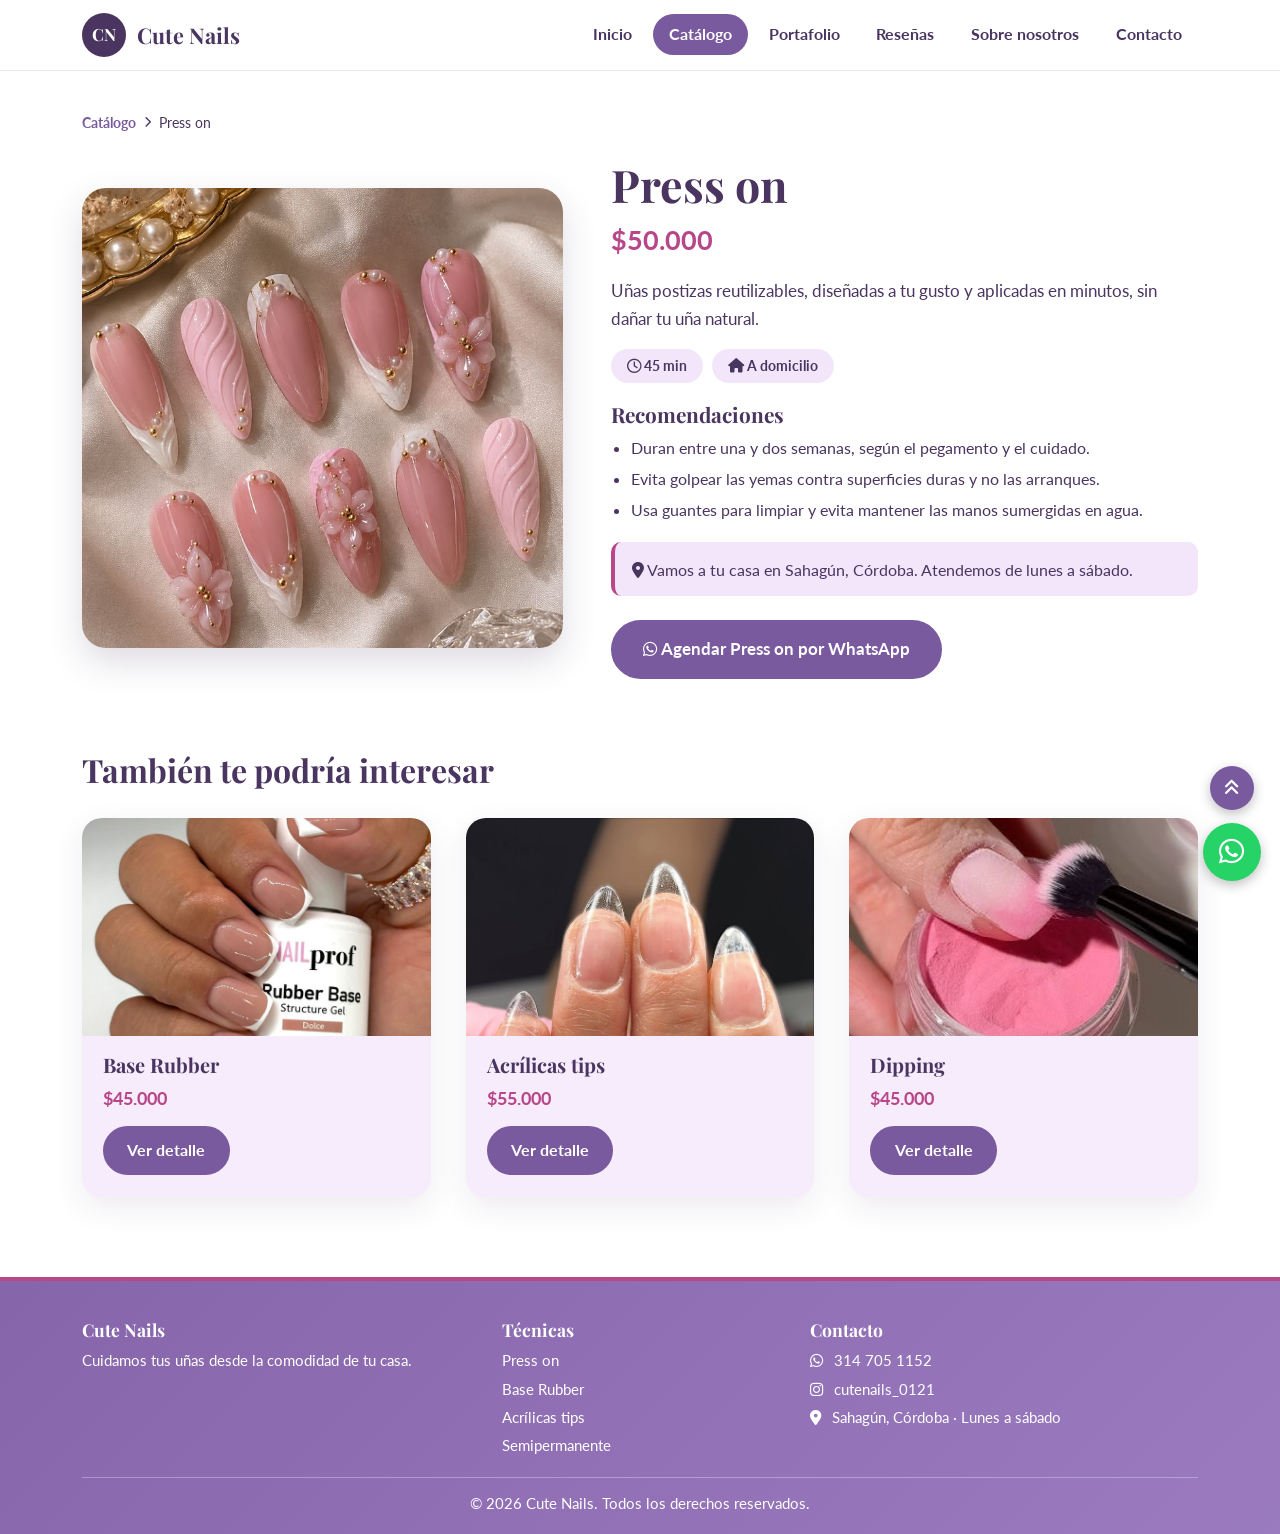
<file: detalle.html>
<!DOCTYPE html>
<html lang="es">
<head>
  <meta charset="UTF-8">
  <meta name="viewport" content="width=device-width, initial-scale=1.0">
  <meta name="description" content="Detalle de técnica de uñas en Cute Nails: descripción, duración, precios y recomendaciones. A domicilio en Sahagún, Córdoba.">
  <title>Detalle de Técnica | Cute Nails</title>

  <link rel="preconnect" href="https://fonts.googleapis.com">
  <link rel="preconnect" href="https://fonts.gstatic.com" crossorigin>
  <link href="https://fonts.googleapis.com/css2?family=Lato:wght@400;700&family=Playfair+Display:wght@600;700&display=swap" rel="stylesheet">
  <link rel="stylesheet" href="https://cdnjs.cloudflare.com/ajax/libs/font-awesome/6.5.2/css/all.min.css">
  <link rel="stylesheet" href="styles.css">
</head>
<body id="top">

  <header class="cabecera">
    <div class="cabecera-interior">
      <a href="index.html" class="marca" aria-label="Cute Nails, ir al inicio">
        <span class="marca-logo">CN</span>
        <span class="marca-nombre">Cute Nails</span>
      </a>

      <input type="checkbox" id="menu-toggle" class="menu-check" aria-label="Abrir o cerrar el menú">
      <label for="menu-toggle" class="hamburguesa" aria-hidden="true">
        <span></span><span></span><span></span>
      </label>

      <nav class="menu" aria-label="Menú principal">
        <ul>
          <li><a href="index.html">Inicio</a></li>
          <li><a href="catalogo.html" aria-current="page">Catálogo</a></li>
          <li><a href="portafolio.html">Portafolio</a></li>
          <li><a href="resenas.html">Reseñas</a></li>
          <li><a href="sobre-nosotros.html">Sobre nosotros</a></li>
          <li><a href="contacto.html">Contacto</a></li>
        </ul>
      </nav>
    </div>
  </header>

  <main>
    <nav class="migas" aria-label="Ruta de navegación">
      <a href="catalogo.html">Catálogo</a>
      <i class="fa-solid fa-chevron-right" aria-hidden="true"></i>
      <span id="miga-actual" aria-current="page">Cargando técnica...</span>
    </nav>

    <!-- Contenido del servicio que se rellena con JavaScript -->
    <div id="contenedor-detalle">
      <div class="loader-contenedor" role="status" aria-live="polite">
        <div class="spinner"></div>
        <p>Cargando información de la técnica...</p>
      </div>
    </div>
  </main>

  <footer class="pie">
    <div class="pie-contenido">
      <section class="pie-marca">
        <h2>Cute Nails</h2>
        <p>Cuidamos tus uñas desde la comodidad de tu casa.</p>
      </section>

      <nav aria-label="Técnicas destacadas">
        <h2>Técnicas</h2>
        <ul>
          <li><a href="detalle.html?servicio=press-on">Press on</a></li>
          <li><a href="detalle.html?servicio=base-rubber">Base Rubber</a></li>
          <li><a href="detalle.html?servicio=acrilicas-tips">Acrílicas tips</a></li>
          <li><a href="detalle.html?servicio=semipermanente">Semipermanente</a></li>
        </ul>
      </nav>

      <section>
        <h2>Contacto</h2>
        <ul>
          <li><a href="https://wa.me/573147051152"><i class="fa-brands fa-whatsapp" aria-hidden="true"></i> 314 705 1152</a></li>
          <li><a href="https://instagram.com/cutenails_0121"><i class="fa-brands fa-instagram" aria-hidden="true"></i> cutenails_0121</a></li>
          <li><i class="fa-solid fa-location-dot" aria-hidden="true"></i> Sahagún, Córdoba · Lunes a sábado</li>
        </ul>
      </section>
    </div>

    <p class="derechos">© 2026 Cute Nails. Todos los derechos reservados.</p>
  </footer>

  <div class="flotantes">
    <a class="flotante flotante-subir" href="#top" aria-label="Volver arriba">
      <i class="fa-solid fa-angles-up" aria-hidden="true"></i>
    </a>
    <a class="flotante flotante-whatsapp" href="https://wa.me/573147051152" target="_blank" rel="noopener" aria-label="Escríbenos por WhatsApp">
      <i class="fa-brands fa-whatsapp" aria-hidden="true"></i>
    </a>
  </div>

  <script src="js/detalle.js"></script>
</body>
</html>
</file>
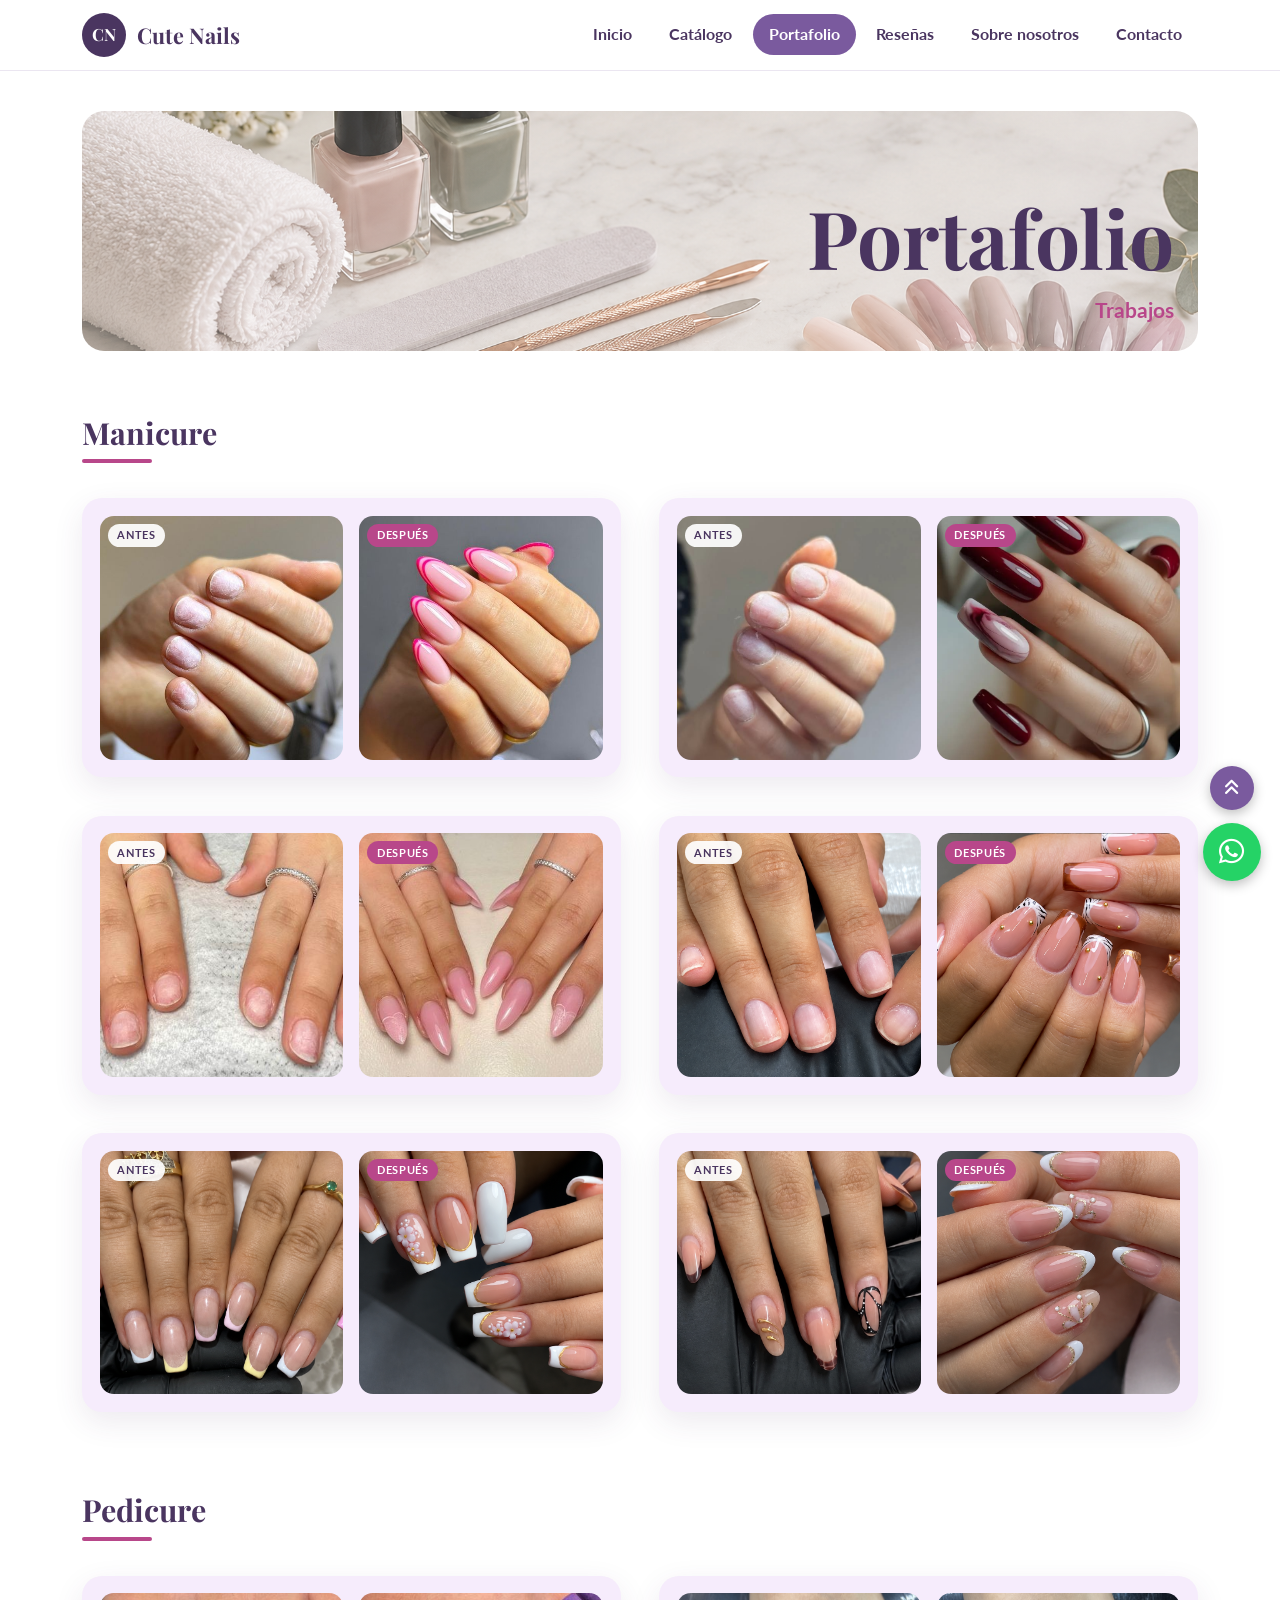
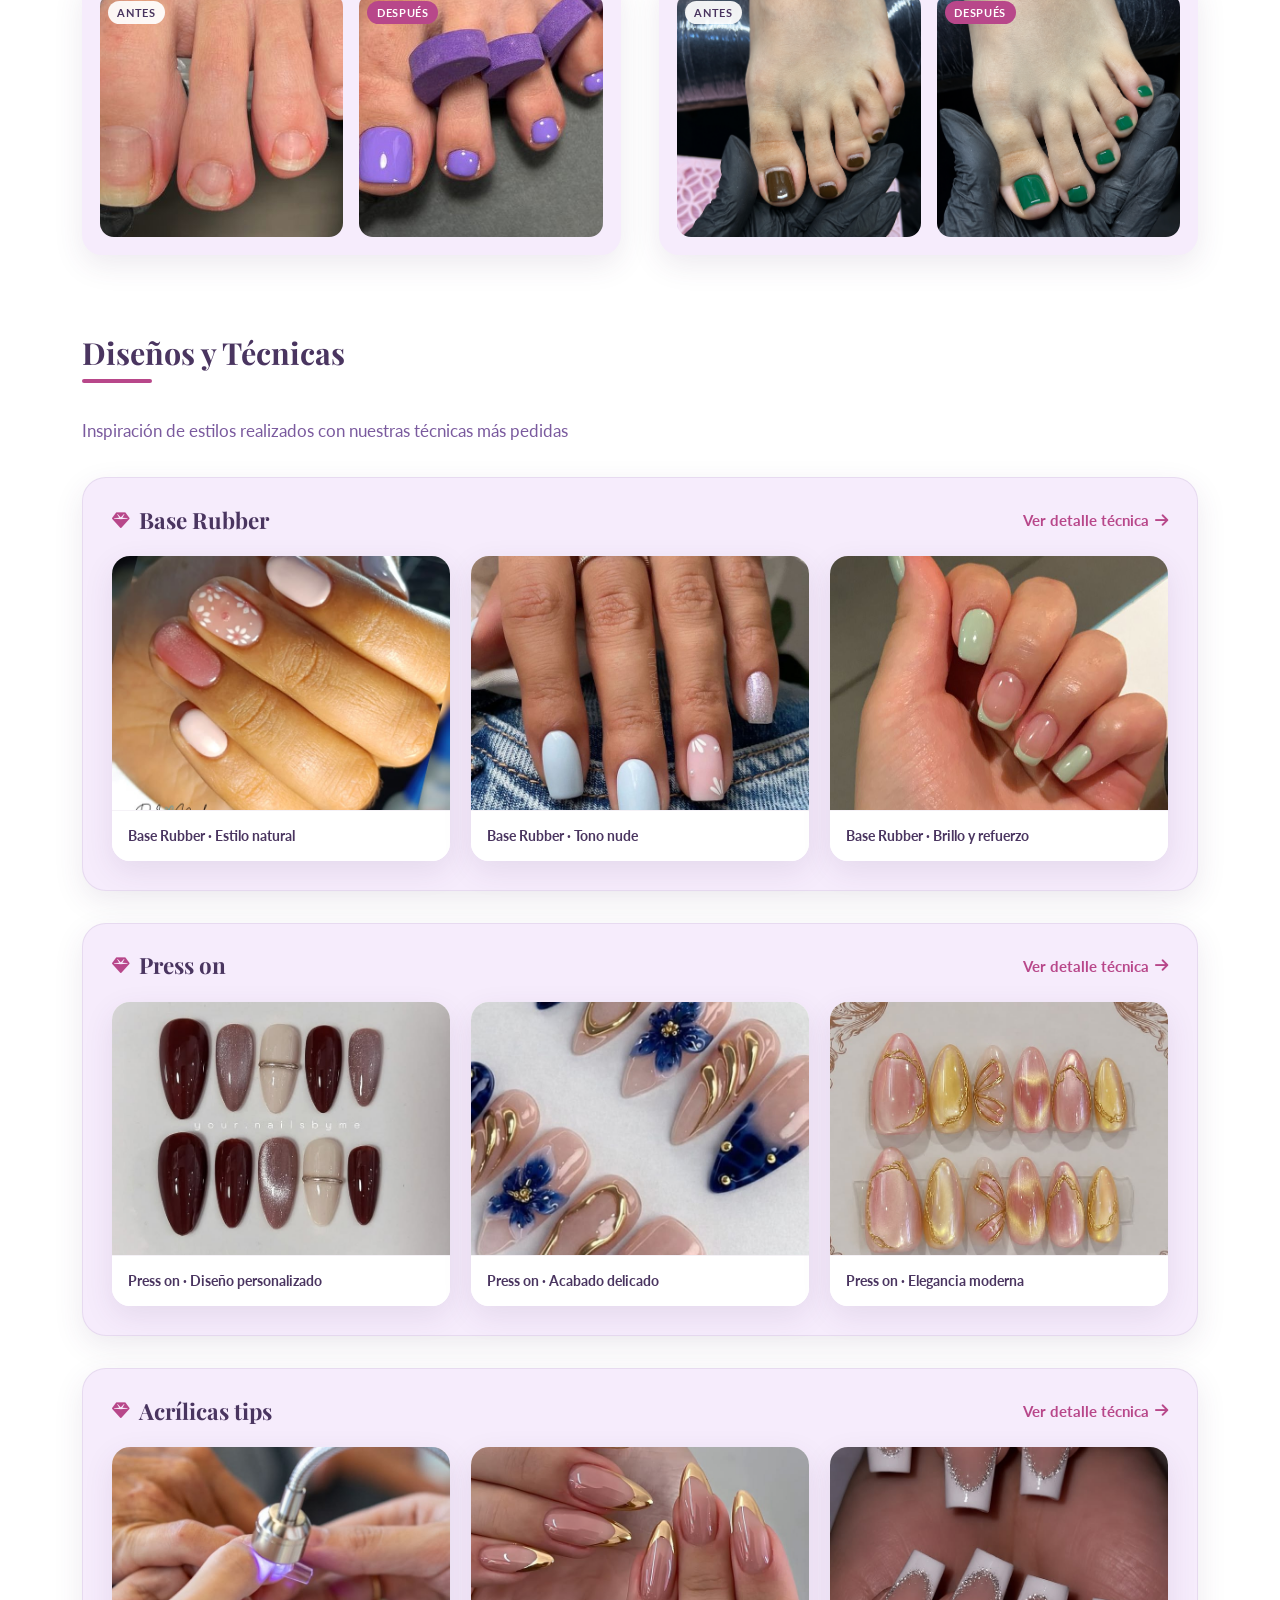
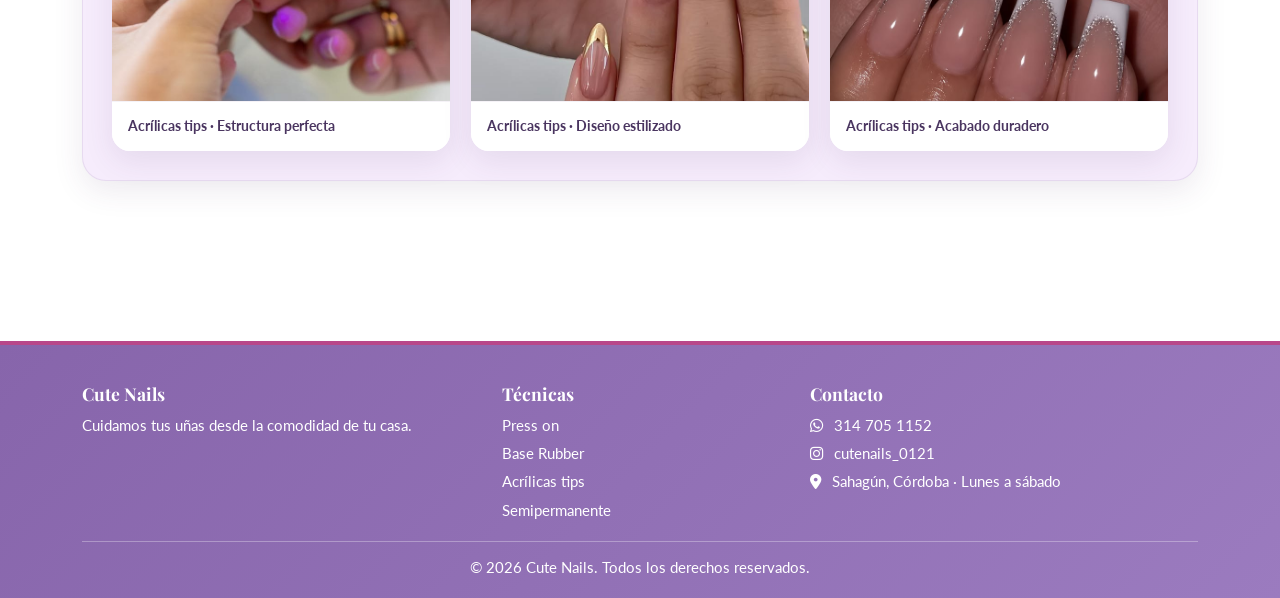
<file: portafolio.html>
<!DOCTYPE html>
<html lang="es">
<head>
  <meta charset="UTF-8">
  <meta name="viewport" content="width=device-width, initial-scale=1.0">
  <meta name="description" content="Portafolio de Cute Nails: mira el antes y el después de nuestros trabajos de manicure y pedicure a domicilio.">
  <title>Portafolio | Cute Nails</title>

  <link rel="preconnect" href="https://fonts.googleapis.com">
  <link rel="preconnect" href="https://fonts.gstatic.com" crossorigin>
  <link href="https://fonts.googleapis.com/css2?family=Lato:wght@400;700&family=Playfair+Display:wght@600;700&display=swap" rel="stylesheet">
  <link rel="stylesheet" href="https://cdnjs.cloudflare.com/ajax/libs/font-awesome/6.5.2/css/all.min.css">
  <link rel="stylesheet" href="styles.css">
</head>
<body id="top">

  <header class="cabecera">
    <div class="cabecera-interior">
      <a href="index.html" class="marca" aria-label="Cute Nails, ir al inicio">
        <span class="marca-logo">CN</span>
        <span class="marca-nombre">Cute Nails</span>
      </a>

      <input type="checkbox" id="menu-toggle" class="menu-check" aria-label="Abrir o cerrar el menú">
      <label for="menu-toggle" class="hamburguesa" aria-hidden="true">
        <span></span><span></span><span></span>
      </label>

      <nav class="menu" aria-label="Menú principal">
        <ul>
          <li><a href="index.html">Inicio</a></li>
          <li><a href="catalogo.html">Catálogo</a></li>
          <li><a href="portafolio.html" aria-current="page">Portafolio</a></li>
          <li><a href="resenas.html">Reseñas</a></li>
          <li><a href="sobre-nosotros.html">Sobre nosotros</a></li>
          <li><a href="contacto.html">Contacto</a></li>
        </ul>
      </nav>
    </div>
  </header>

  <main>
    <header class="banner banner-pagina banner-portafolio">
      <div class="banner-texto">
        <h1>Portafolio</h1>
        <p>Trabajos</p>
      </div>
    </header>

    <section class="seccion-trabajos" aria-labelledby="titulo-manicure">
      <h2 id="titulo-manicure">Manicure</h2>
      <div class="trabajos">
        <article class="trabajo">
          <figure>
            <img src="img/antes1.jpg" alt="Manos antes del servicio, manicure 1" loading="lazy">
            <figcaption>Antes</figcaption>
          </figure>
          <figure>
            <img src="img/despues1.jpg" alt="Manos después del servicio, manicure 1" loading="lazy">
            <figcaption>Después</figcaption>
          </figure>
        </article>
        <article class="trabajo">
          <figure>
            <img src="img/antes3.jpg" alt="Manos antes del servicio, manicure 2" loading="lazy">
            <figcaption>Antes</figcaption>
          </figure>
          <figure>
            <img src="img/despues3.jpg" alt="Manos después del servicio, manicure 2" loading="lazy">
            <figcaption>Después</figcaption>
          </figure>
        </article>
        <article class="trabajo">
          <figure>
            <img src="img/antes4.jpg" alt="Manos antes del servicio, manicure 3" loading="lazy">
            <figcaption>Antes</figcaption>
          </figure>
          <figure>
            <img src="img/despues4.jpg" alt="Manos después del servicio, manicure 3" loading="lazy">
            <figcaption>Después</figcaption>
          </figure>
        </article>
        <article class="trabajo">
          <figure>
            <img src="img/antes5.png" alt="Manos antes del servicio, manicure 4" loading="lazy">
            <figcaption>Antes</figcaption>
          </figure>
          <figure>
            <img src="img/despues5.png" alt="Manos después del servicio, manicure 4" loading="lazy">
            <figcaption>Después</figcaption>
          </figure>
        </article>
        <article class="trabajo">
          <figure>
            <img src="img/antes6.png" alt="Manos antes del servicio, manicure 5" loading="lazy">
            <figcaption>Antes</figcaption>
          </figure>
          <figure>
            <img src="img/despues6.png" alt="Manos después del servicio, manicure 5" loading="lazy">
            <figcaption>Después</figcaption>
          </figure>
        </article>
        <article class="trabajo">
          <figure>
            <img src="img/antes7.png" alt="Manos antes del servicio, manicure 6" loading="lazy">
            <figcaption>Antes</figcaption>
          </figure>
          <figure>
            <img src="img/despues7.png" alt="Manos después del servicio, manicure 6" loading="lazy">
            <figcaption>Después</figcaption>
          </figure>
        </article>
      </div>
    </section>

    <section class="seccion-trabajos" aria-labelledby="titulo-pedicure">
      <h2 id="titulo-pedicure">Pedicure</h2>
      <div class="trabajos">
        <article class="trabajo">
          <figure>
            <img src="img/antes2.jpg" alt="Pies antes del servicio, pedicure 1" loading="lazy">
            <figcaption>Antes</figcaption>
          </figure>
          <figure>
            <img src="img/despues2.jpg" alt="Pies después del servicio, pedicure 1" loading="lazy">
            <figcaption>Después</figcaption>
          </figure>
        </article>
        <article class="trabajo">
          <figure>
            <img src="img/antes8.png" alt="Pies antes del servicio, pedicure 2" loading="lazy">
            <figcaption>Antes</figcaption>
          </figure>
          <figure>
            <img src="img/despues8.png" alt="Pies después del servicio, pedicure 2" loading="lazy">
            <figcaption>Después</figcaption>
          </figure>
        </article>
      </div>
    </section>

    <!-- Nueva sección: Diseños y Técnicas con fotos subidas -->
    <section class="seccion-trabajos seccion-disenos" aria-labelledby="titulo-disenos">
      <div class="encabezado-con-enlace">
        <div>
          <h2 id="titulo-disenos">Diseños y Técnicas</h2>
          <p class="disenos-subtitulo">Inspiración de estilos realizados con nuestras técnicas más pedidas</p>
        </div>
      </div>

      <!-- Grupo 1: Base Rubber -->
      <div class="grupo-tecnica">
        <div class="tecnica-cabecera">
          <h3><i class="fa-solid fa-gem" aria-hidden="true"></i> Base Rubber</h3>
          <a class="enlace-tecnica" href="detalle.html?servicio=base-rubber">Ver detalle técnica <i class="fa-solid fa-arrow-right" aria-hidden="true"></i></a>
        </div>
        <div class="galeria-disenos">
          <figure class="tarjeta-diseno">
            <img src="img/base-rubber2.jpg" alt="Diseño con Base Rubber acabado natural y brillante" loading="lazy">
            <figcaption>Base Rubber · Estilo natural</figcaption>
          </figure>
          <figure class="tarjeta-diseno">
            <img src="img/base-rubber3.jpg" alt="Diseño con Base Rubber en tono nude elegante" loading="lazy">
            <figcaption>Base Rubber · Tono nude</figcaption>
          </figure>
          <figure class="tarjeta-diseno">
            <img src="img/base-rubber4.jpg" alt="Diseño con Base Rubber y acabado reforzado" loading="lazy">
            <figcaption>Base Rubber · Brillo y refuerzo</figcaption>
          </figure>
        </div>
      </div>

      <!-- Grupo 2: Press on -->
      <div class="grupo-tecnica">
        <div class="tecnica-cabecera">
          <h3><i class="fa-solid fa-gem" aria-hidden="true"></i> Press on</h3>
          <a class="enlace-tecnica" href="detalle.html?servicio=press-on">Ver detalle técnica <i class="fa-solid fa-arrow-right" aria-hidden="true"></i></a>
        </div>
        <div class="galeria-disenos">
          <figure class="tarjeta-diseno">
            <img src="img/press-on2.jpg" alt="Diseño Press on personalizado con decoración" loading="lazy">
            <figcaption>Press on · Diseño personalizado</figcaption>
          </figure>
          <figure class="tarjeta-diseno">
            <img src="img/press-on3.jpg" alt="Diseño Press on con acabado delicado" loading="lazy">
            <figcaption>Press on · Acabado delicado</figcaption>
          </figure>
          <figure class="tarjeta-diseno">
            <img src="img/press-on4.jpg" alt="Diseño Press on con estilo moderno y elegante" loading="lazy">
            <figcaption>Press on · Elegancia moderna</figcaption>
          </figure>
        </div>
      </div>

      <!-- Grupo 3: Acrílicas tips -->
      <div class="grupo-tecnica">
        <div class="tecnica-cabecera">
          <h3><i class="fa-solid fa-gem" aria-hidden="true"></i> Acrílicas tips</h3>
          <a class="enlace-tecnica" href="detalle.html?servicio=acrilicas-tips">Ver detalle técnica <i class="fa-solid fa-arrow-right" aria-hidden="true"></i></a>
        </div>
        <div class="galeria-disenos">
          <figure class="tarjeta-diseno">
            <img src="img/acrilicas-tips2.jpg" alt="Uñas Acrílicas con tips acabado impecable" loading="lazy">
            <figcaption>Acrílicas tips · Estructura perfecta</figcaption>
          </figure>
          <figure class="tarjeta-diseno">
            <img src="img/acrilicas-tips3.jpg" alt="Uñas Acrílicas con tips y diseño estilizado" loading="lazy">
            <figcaption>Acrílicas tips · Diseño estilizado</figcaption>
          </figure>
          <figure class="tarjeta-diseno">
            <img src="img/acrilicas-tips4.jpg" alt="Uñas Acrílicas con tips y acabado duradero" loading="lazy">
            <figcaption>Acrílicas tips · Acabado duradero</figcaption>
          </figure>
        </div>
      </div>
    </section>
  </main>

  <footer class="pie">
    <div class="pie-contenido">
      <section class="pie-marca">
        <h2>Cute Nails</h2>
        <p>Cuidamos tus uñas desde la comodidad de tu casa.</p>
      </section>

      <nav aria-label="Técnicas destacadas">
        <h2>Técnicas</h2>
        <ul>
          <li><a href="detalle.html?servicio=press-on">Press on</a></li>
          <li><a href="detalle.html?servicio=base-rubber">Base Rubber</a></li>
          <li><a href="detalle.html?servicio=acrilicas-tips">Acrílicas tips</a></li>
          <li><a href="detalle.html?servicio=semipermanente">Semipermanente</a></li>
        </ul>
      </nav>

      <section>
        <h2>Contacto</h2>
        <ul>
          <li><a href="https://wa.me/573147051152"><i class="fa-brands fa-whatsapp" aria-hidden="true"></i> 314 705 1152</a></li>
          <li><a href="https://instagram.com/cutenails_0121"><i class="fa-brands fa-instagram" aria-hidden="true"></i> cutenails_0121</a></li>
          <li><i class="fa-solid fa-location-dot" aria-hidden="true"></i> Sahagún, Córdoba · Lunes a sábado</li>
        </ul>
      </section>
    </div>

    <p class="derechos">© 2026 Cute Nails. Todos los derechos reservados.</p>
  </footer>

  <div class="flotantes">
    <a class="flotante flotante-subir" href="#top" aria-label="Volver arriba">
      <i class="fa-solid fa-angles-up" aria-hidden="true"></i>
    </a>
    <a class="flotante flotante-whatsapp" href="https://wa.me/573147051152" target="_blank" rel="noopener" aria-label="Escríbenos por WhatsApp">
      <i class="fa-brands fa-whatsapp" aria-hidden="true"></i>
    </a>
  </div>

</body>
</html>
</file>
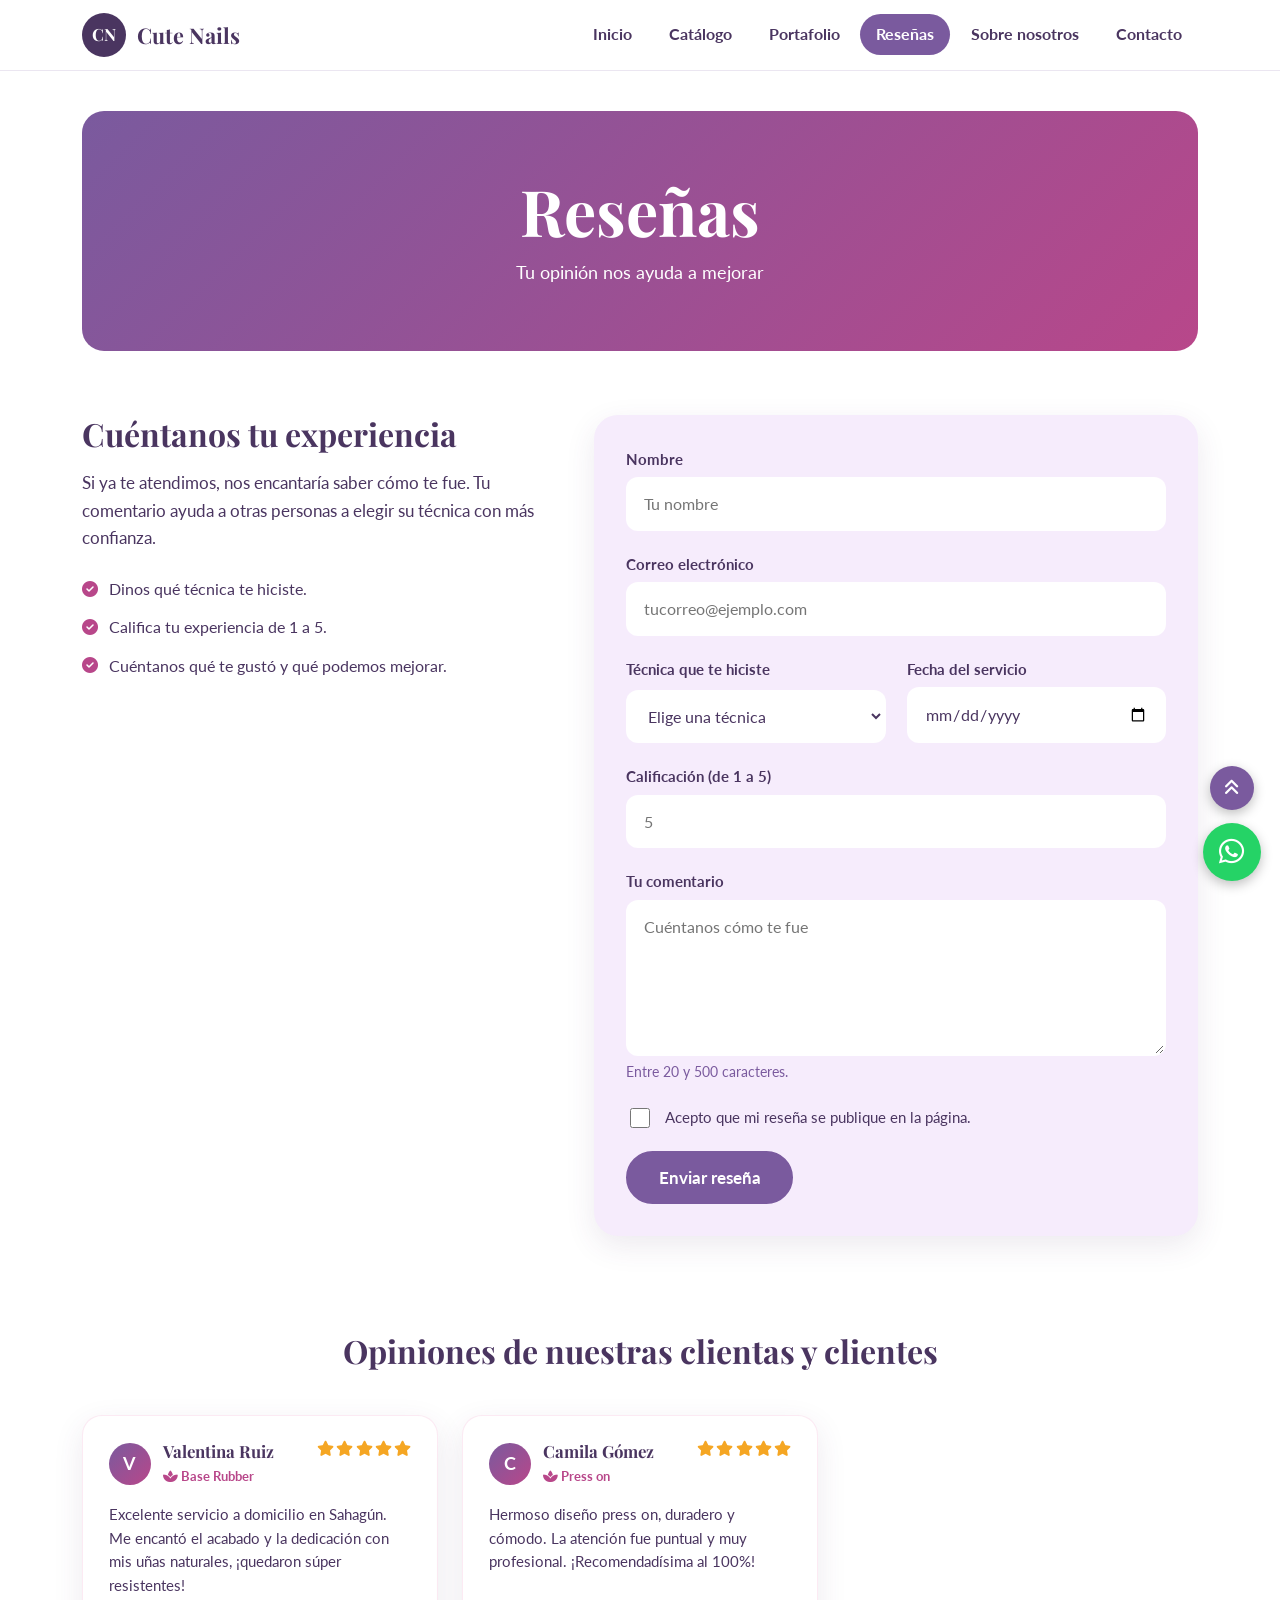
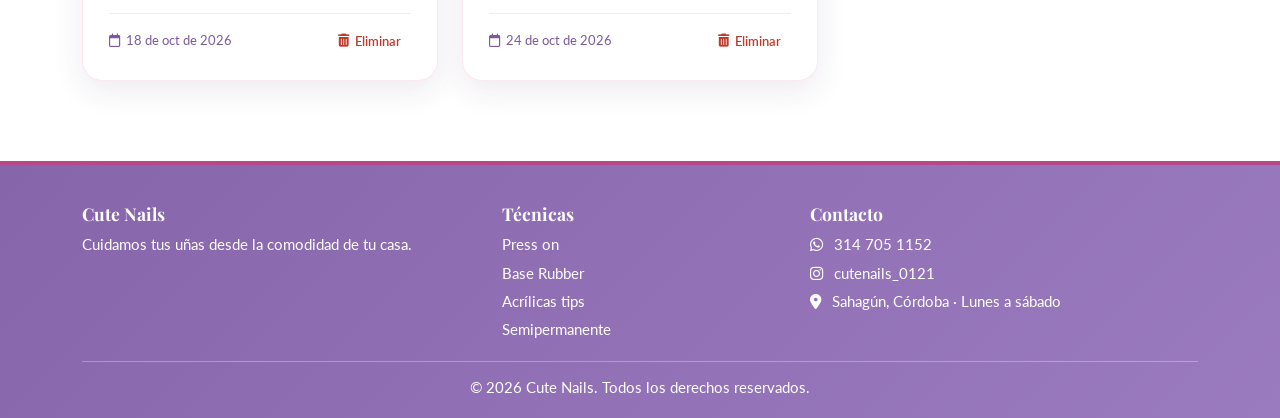
<file: resenas.html>
<!DOCTYPE html>
<html lang="es">
<head>
  <meta charset="UTF-8">
  <meta name="viewport" content="width=device-width, initial-scale=1.0">
  <meta name="description" content="Cuéntanos tu experiencia con Cute Nails y lee las opiniones de nuestras clientas y clientes.">
  <title>Reseñas | Cute Nails</title>

  <link rel="preconnect" href="https://fonts.googleapis.com">
  <link rel="preconnect" href="https://fonts.gstatic.com" crossorigin>
  <link href="https://fonts.googleapis.com/css2?family=Lato:wght@400;700&family=Playfair+Display:wght@600;700&display=swap" rel="stylesheet">
  <link rel="stylesheet" href="https://cdnjs.cloudflare.com/ajax/libs/font-awesome/6.5.2/css/all.min.css">
  <link rel="stylesheet" href="styles.css">
</head>
<body id="top">

  <header class="cabecera">
    <div class="cabecera-interior">
      <a href="index.html" class="marca" aria-label="Cute Nails, ir al inicio">
        <span class="marca-logo">CN</span>
        <span class="marca-nombre">Cute Nails</span>
      </a>

      <input type="checkbox" id="menu-toggle" class="menu-check" aria-label="Abrir o cerrar el menú">
      <label for="menu-toggle" class="hamburguesa" aria-hidden="true">
        <span></span><span></span><span></span>
      </label>

      <nav class="menu" aria-label="Menú principal">
        <ul>
          <li><a href="index.html">Inicio</a></li>
          <li><a href="catalogo.html">Catálogo</a></li>
          <li><a href="portafolio.html">Portafolio</a></li>
          <li><a href="resenas.html" aria-current="page">Reseñas</a></li>
          <li><a href="sobre-nosotros.html">Sobre nosotros</a></li>
          <li><a href="contacto.html">Contacto</a></li>
        </ul>
      </nav>
    </div>
  </header>

  <main>
    <header class="banner banner-pagina banner-resenas">
      <div class="banner-texto">
        <h1>Reseñas</h1>
        <p>Tu opinión nos ayuda a mejorar</p>
      </div>
    </header>

    <section class="resenas-layout" aria-labelledby="titulo-resena">
      <div class="resenas-intro">
        <h2 id="titulo-resena">Cuéntanos tu experiencia</h2>
        <p>Si ya te atendimos, nos encantaría saber cómo te fue. Tu comentario ayuda a otras personas a elegir su técnica con más confianza.</p>
        <ul class="resenas-consejos">
          <li><i class="fa-solid fa-circle-check" aria-hidden="true"></i> Dinos qué técnica te hiciste.</li>
          <li><i class="fa-solid fa-circle-check" aria-hidden="true"></i> Califica tu experiencia de 1 a 5.</li>
          <li><i class="fa-solid fa-circle-check" aria-hidden="true"></i> Cuéntanos qué te gustó y qué podemos mejorar.</li>
        </ul>
      </div>

      <form class="formulario" action="resenas.html" method="get">
        <div class="campo">
          <label for="nombre">Nombre</label>
          <input type="text" id="nombre" name="nombre" placeholder="Tu nombre" required
                 pattern="[A-Za-zÁÉÍÓÚáéíóúÑñÜü ]{3,40}"
                 title="Entre 3 y 40 letras, sin números ni símbolos">
        </div>

        <div class="campo">
          <label for="correo">Correo electrónico</label>
          <input type="email" id="correo" name="correo" placeholder="tucorreo@ejemplo.com" required>
        </div>

        <div class="campos-fila">
          <div class="campo">
            <label for="servicio">Técnica que te hiciste</label>
            <select id="servicio" name="servicio" required>
              <option value="">Elige una técnica</option>
              <option value="press-on">Press on</option>
              <option value="base-rubber">Base Rubber</option>
              <option value="acrilicas-tips">Acrílicas tips</option>
              <option value="dipping">Dipping</option>
              <option value="acrilicas-esculpidas">Acrílicas esculpidas</option>
              <option value="polygel">Polygel</option>
              <option value="semipermanente">Semipermanente</option>
              <option value="tradicional">Tradicional</option>
            </select>
          </div>

          <div class="campo">
            <label for="fecha">Fecha del servicio</label>
            <input type="date" id="fecha" name="fecha" required min="2025-01-01" max="2026-12-31">
          </div>
        </div>

        <div class="campo">
          <label for="calificacion">Calificación (de 1 a 5)</label>
          <input type="number" id="calificacion" name="calificacion" min="1" max="5" step="1" placeholder="5" required>
        </div>

        <div class="campo">
          <label for="comentario">Tu comentario</label>
          <textarea id="comentario" name="comentario" rows="5" placeholder="Cuéntanos cómo te fue" required minlength="20" maxlength="500"></textarea>
          <p class="ayuda">Entre 20 y 500 caracteres.</p>
        </div>

        <div class="campo campo-check">
          <input type="checkbox" id="acepto" name="acepto" required>
          <label for="acepto">Acepto que mi reseña se publique en la página.</label>
        </div>

        <button class="boton boton-grande" type="submit">Enviar reseña</button>
      </form>
    </section>

    <section class="opiniones seccion" aria-labelledby="titulo-opiniones">
      <h2 id="titulo-opiniones" class="titulo-centrado">Opiniones de nuestras clientas y clientes</h2>
      <div class="opiniones-vacio">
        <i class="fa-regular fa-comments" aria-hidden="true"></i>
        <p>Aún no hay reseñas publicadas. ¡Sé la primera persona en opinar!</p>
      </div>
      <div id="contenedor-resenas" class="opiniones-lista"></div>
    </section>
  </main>

  <footer class="pie">
    <div class="pie-contenido">
      <section class="pie-marca">
        <h2>Cute Nails</h2>
        <p>Cuidamos tus uñas desde la comodidad de tu casa.</p>
      </section>

      <nav aria-label="Técnicas destacadas">
        <h2>Técnicas</h2>
        <ul>
          <li><a href="detalle.html?servicio=press-on">Press on</a></li>
          <li><a href="detalle.html?servicio=base-rubber">Base Rubber</a></li>
          <li><a href="detalle.html?servicio=acrilicas-tips">Acrílicas tips</a></li>
          <li><a href="detalle.html?servicio=semipermanente">Semipermanente</a></li>
        </ul>
      </nav>

      <section>
        <h2>Contacto</h2>
        <ul>
          <li><a href="https://wa.me/573147051152"><i class="fa-brands fa-whatsapp" aria-hidden="true"></i> 314 705 1152</a></li>
          <li><a href="https://instagram.com/cutenails_0121"><i class="fa-brands fa-instagram" aria-hidden="true"></i> cutenails_0121</a></li>
          <li><i class="fa-solid fa-location-dot" aria-hidden="true"></i> Sahagún, Córdoba · Lunes a sábado</li>
        </ul>
      </section>
    </div>

    <p class="derechos">© 2026 Cute Nails. Todos los derechos reservados.</p>
  </footer>

    <div class="flotantes">
    <a class="flotante flotante-subir" href="#top" aria-label="Volver arriba">
      <i class="fa-solid fa-angles-up" aria-hidden="true"></i>
    </a>
    <a class="flotante flotante-whatsapp" href="https://wa.me/573147051152" target="_blank" rel="noopener" aria-label="Escríbenos por WhatsApp">
      <i class="fa-brands fa-whatsapp" aria-hidden="true"></i>
    </a>
  </div>

  <script src="js/validaciones.js"></script>
  <script src="js/resenas.js"></script>
</body>
</html>
</file>
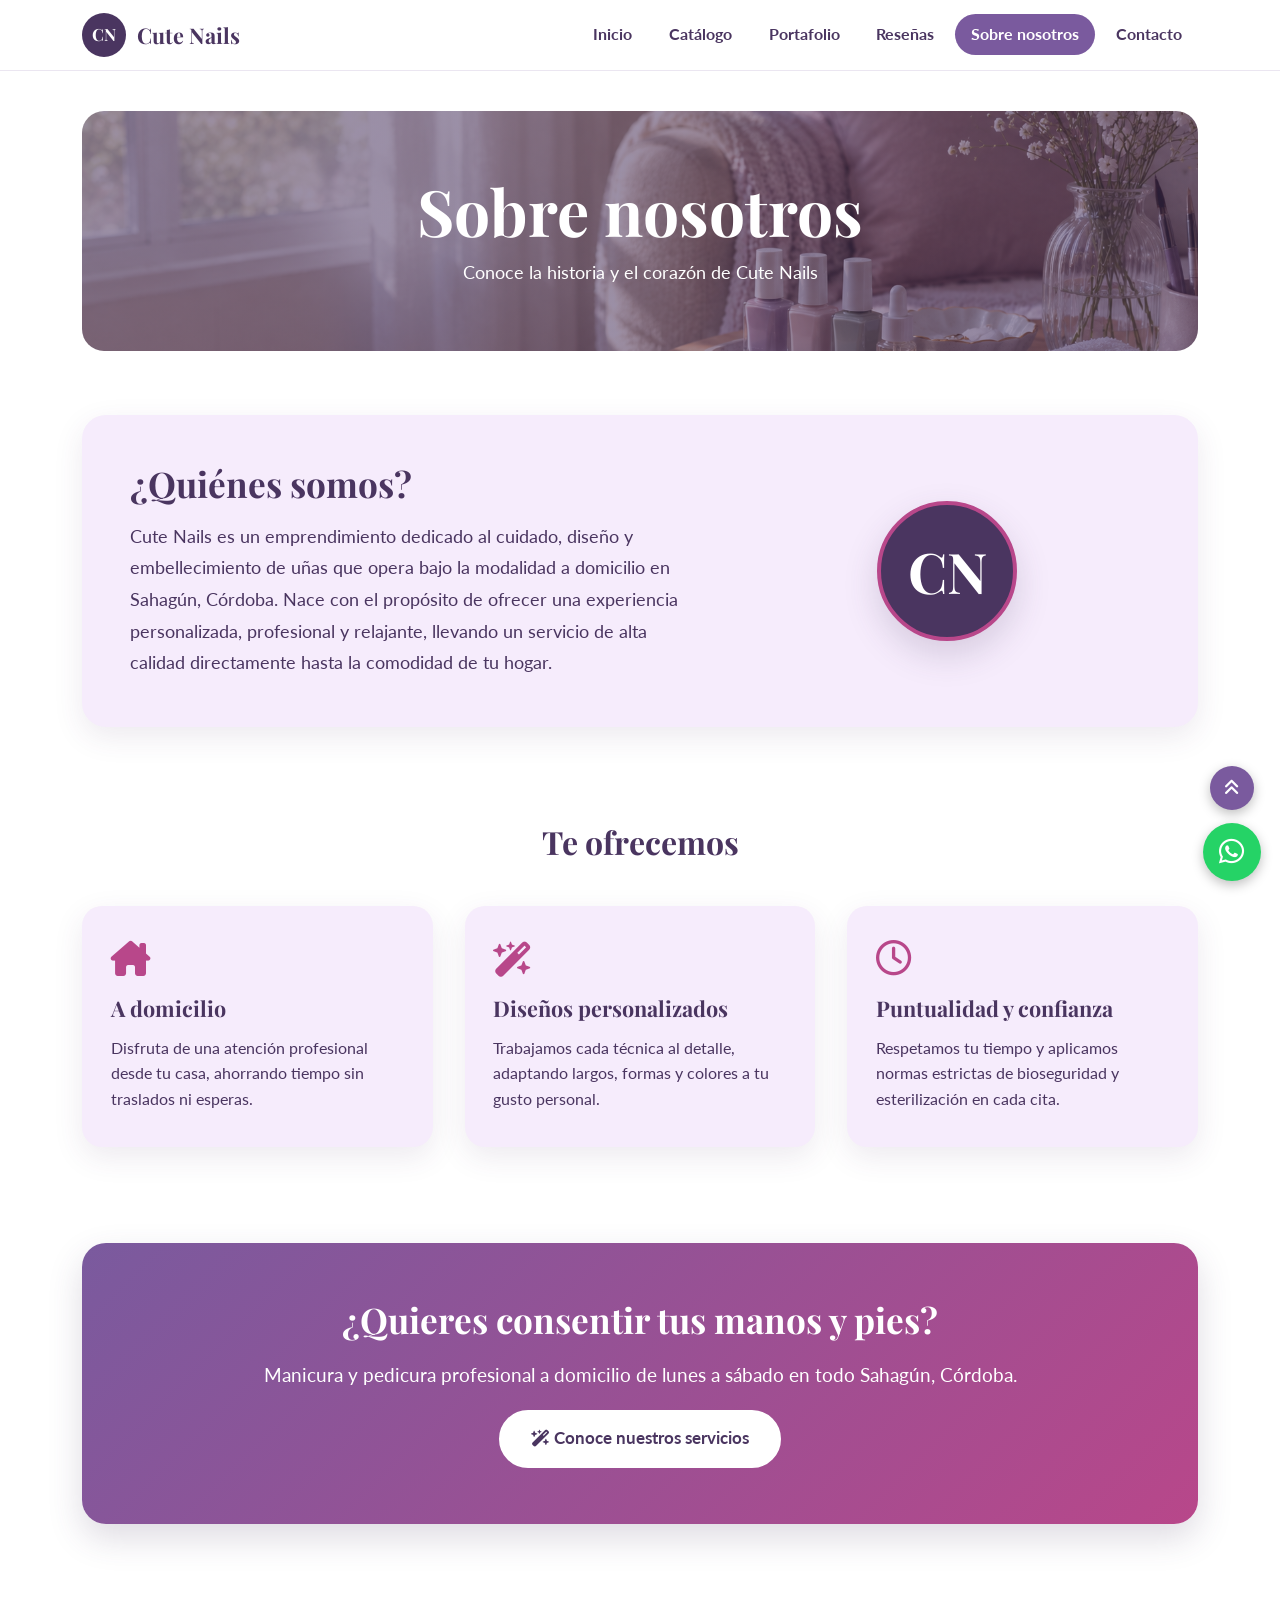
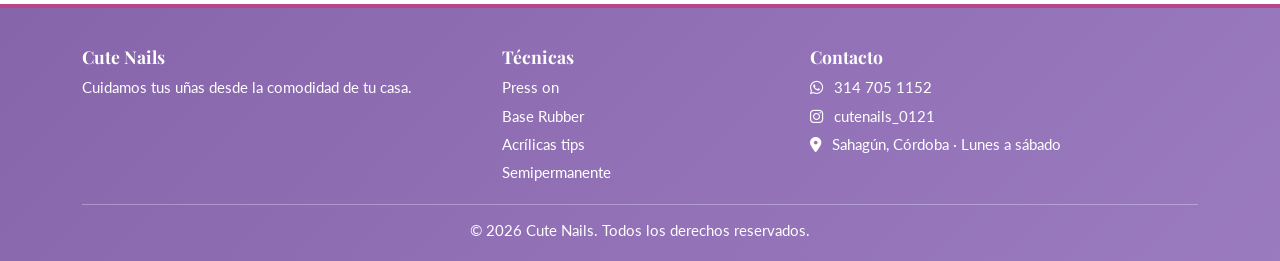
<file: sobre-nosotros.html>
<!DOCTYPE html>
<html lang="es">

<head>
  <meta charset="UTF-8">
  <meta name="viewport" content="width=device-width, initial-scale=1.0">
  <meta name="description"
    content="Conoce la historia, valores y servicios a domicilio de Cute Nails en Sahagún, Córdoba.">
  <title>Sobre nosotros | Cute Nails</title>

  <link rel="preconnect" href="https://fonts.googleapis.com">
  <link rel="preconnect" href="https://fonts.gstatic.com" crossorigin>
  <link
    href="https://fonts.googleapis.com/css2?family=Lato:wght@400;700&family=Playfair+Display:wght@600;700&display=swap"
    rel="stylesheet">
  <link rel="stylesheet" href="https://cdnjs.cloudflare.com/ajax/libs/font-awesome/6.5.2/css/all.min.css">
  <link rel="stylesheet" href="styles.css">
</head>

<body id="top">

  <header class="cabecera">
    <div class="cabecera-interior">
      <a href="index.html" class="marca" aria-label="Cute Nails, ir al inicio">
        <span class="marca-logo">CN</span>
        <span class="marca-nombre">Cute Nails</span>
      </a>

      <input type="checkbox" id="menu-toggle" class="menu-check" aria-label="Abrir o cerrar el menú">
      <label for="menu-toggle" class="hamburguesa" aria-hidden="true">
        <span></span><span></span><span></span>
      </label>

      <nav class="menu" aria-label="Menú principal">
        <ul>
          <li><a href="index.html">Inicio</a></li>
          <li><a href="catalogo.html">Catálogo</a></li>
          <li><a href="portafolio.html">Portafolio</a></li>
          <li><a href="resenas.html">Reseñas</a></li>
          <li><a href="sobre-nosotros.html" aria-current="page">Sobre nosotros</a></li>
          <li><a href="contacto.html">Contacto</a></li>
        </ul>
      </nav>
    </div>
  </header>

  <main>
    <header class="banner banner-pagina banner-nosotros">
      <div class="banner-texto">
        <h1>Sobre nosotros</h1>
        <p>Conoce la historia y el corazón de Cute Nails</p>
      </div>
    </header>

    <section class="nosotros-quienes" aria-labelledby="titulo-quienes">
      <div class="nosotros-texto">
        <h2 id="titulo-quienes">¿Quiénes somos?</h2>
        <p>Cute Nails es un emprendimiento dedicado al cuidado, diseño y embellecimiento de uñas que opera bajo la
          modalidad a domicilio en Sahagún, Córdoba. Nace con el propósito de ofrecer una experiencia personalizada,
          profesional y relajante, llevando un servicio de alta calidad directamente hasta la comodidad de tu hogar.</p>
      </div>
      <div class="nosotros-emblema">
        <span class="emblema-circulo">CN</span>
      </div>
    </section>

    <section class="nosotros-pilares seccion" aria-labelledby="titulo-ofrecemos">
      <h2 id="titulo-ofrecemos" class="titulo-centrado">Te ofrecemos</h2>
      <div class="pilares-grid">
        <article class="pilar-tarjeta">
          <i class="fa-solid fa-house-chimney" aria-hidden="true"></i>
          <h3>A domicilio</h3>
          <p>Disfruta de una atención profesional desde tu casa, ahorrando tiempo sin traslados ni esperas.</p>
        </article>

        <article class="pilar-tarjeta">
          <i class="fa-solid fa-wand-magic-sparkles" aria-hidden="true"></i>
          <h3>Diseños personalizados</h3>
          <p>Trabajamos cada técnica al detalle, adaptando largos, formas y colores a tu gusto personal.</p>
        </article>

        <article class="pilar-tarjeta">
          <i class="fa-regular fa-clock" aria-hidden="true"></i>
          <h3>Puntualidad y confianza</h3>
          <p>Respetamos tu tiempo y aplicamos normas estrictas de bioseguridad y esterilización en cada cita.</p>
        </article>
      </div>
    </section>

    <section class="nosotros-cta seccion">
      <div class="llamado-caja">
        <h2>¿Quieres consentir tus manos y pies?</h2>
        <p>Manicura y pedicura profesional a domicilio de lunes a sábado en todo Sahagún, Córdoba.</p>
        <a class="boton boton-grande boton-claro" href="catalogo.html">
          <i class="fa-solid fa-wand-magic-sparkles" aria-hidden="true"></i> Conoce nuestros servicios
        </a>
      </div>
    </section>
  </main>

  <footer class="pie">
    <div class="pie-contenido">
      <section class="pie-marca">
        <h2>Cute Nails</h2>
        <p>Cuidamos tus uñas desde la comodidad de tu casa.</p>
      </section>

      <nav aria-label="Técnicas destacadas">
        <h2>Técnicas</h2>
        <ul>
          <li><a href="detalle.html?servicio=press-on">Press on</a></li>
          <li><a href="detalle.html?servicio=base-rubber">Base Rubber</a></li>
          <li><a href="detalle.html?servicio=acrilicas-tips">Acrílicas tips</a></li>
          <li><a href="detalle.html?servicio=semipermanente">Semipermanente</a></li>
        </ul>
      </nav>

      <section>
        <h2>Contacto</h2>
        <ul>
          <li><a href="https://wa.me/573147051152"><i class="fa-brands fa-whatsapp" aria-hidden="true"></i> 314 705
              1152</a></li>
          <li><a href="https://instagram.com/cutenails_0121"><i class="fa-brands fa-instagram" aria-hidden="true"></i>
              cutenails_0121</a></li>
          <li><i class="fa-solid fa-location-dot" aria-hidden="true"></i> Sahagún, Córdoba · Lunes a sábado</li>
        </ul>
      </section>
    </div>

    <p class="derechos">© 2026 Cute Nails. Todos los derechos reservados.</p>
  </footer>

  <div class="flotantes">
    <a class="flotante flotante-subir" href="#top" aria-label="Volver arriba">
      <i class="fa-solid fa-angles-up" aria-hidden="true"></i>
    </a>
    <a class="flotante flotante-whatsapp" href="https://wa.me/573147051152" target="_blank" rel="noopener"
      aria-label="Escríbenos por WhatsApp">
      <i class="fa-brands fa-whatsapp" aria-hidden="true"></i>
    </a>
  </div>

</body>

</html>
</file>
<file: styles.css>
/* Estilos principales de Cute Nails */

/* Variables de color y tipografía */
:root {
  --morado-oscuro: #4a3560;
  --morado-medio: #7a5a9e;
  --morado-pie: #9b7bbf;
  --lila-claro: #f3e6fb;
  --lila-tarjeta: #f6ecfc;
  --rosa: #b8478a;
  --whatsapp: #25d366;
  --sombra: 0 10px 30px rgba(74, 53, 96, .10);
  --sombra-fuerte: 0 14px 34px rgba(74, 53, 96, .18);
  --fuente-titulos: "Playfair Display", Georgia, serif;
  --fuente-texto: "Lato", Arial, sans-serif;
}

*,
*::before,
*::after {
  box-sizing: border-box;
  
}

html {
  scroll-behavior: smooth;
  overflow-x: hidden;
}

/* Macro-layout: cabecera / contenido / pie */
body {
  margin: 0;
  min-height: 100vh;
  font-family: var(--fuente-texto);
  color: var(--morado-oscuro);
  background: #fff;
  line-height: 1.6;
  display: grid;
  grid-template-rows: auto 1fr auto;
  grid-template-areas: "cabecera" "principal" "pie";
  grid-template-columns: minmax(0, 1fr);
}

img {
  max-width: 100%;
  display: block;
}

a {
  color: inherit;
}

ul,
ol {
  list-style: none;
  margin: 0;
  padding: 0;
}

h1,
h2,
h3 {
  font-family: var(--fuente-titulos);
  margin: 0;
  line-height: 1.2;
}

p {
  margin: 0;
}

.solo-lectores {
  position: absolute;
  width: 1px;
  height: 1px;
  padding: 0;
  margin: -1px;
  overflow: hidden;
  clip: rect(0, 0, 0, 0);
  white-space: nowrap;
  border: 0;
}

main {
  grid-area: principal;
  width: 100%;
  max-width: 1180px;
  margin: 0 auto;
  padding: 2rem 2rem 3.5rem;
  min-width: 0;
}

.seccion {
  margin-top: 5rem;
}

.titulo-centrado {
  text-align: center;
  font-size: 2rem;
  margin-bottom: 2.2rem;
}


/* Barra de navegación y menú superior */
.cabecera {
  grid-area: cabecera;
  position: sticky;
  top: 0;
  z-index: 10;
  background: rgba(255, 255, 255, .94);
  backdrop-filter: blur(8px);
  border-bottom: 1px solid rgba(122, 90, 158, .15);
}

.cabecera-interior {
  max-width: 1180px;
  margin: 0 auto;
  padding: .8rem 2rem;
  display: flex;
  align-items: center;
  gap: 1.5rem;
}

.marca {
  display: flex;
  align-items: center;
  gap: .7rem;
  text-decoration: none;
}

.marca-logo {
  width: 44px;
  height: 44px;
  border-radius: 50%;
  background: var(--morado-oscuro);
  color: #fff;
  display: flex;
  align-items: center;
  justify-content: center;
  font-family: var(--fuente-titulos);
  font-weight: 700;
  font-size: 1.05rem;
}

.marca-nombre {
  font-family: var(--fuente-titulos);
  font-weight: 700;
  font-size: 1.35rem;
}

.menu {
  margin: 0 auto;
}

.menu ul {
  display: flex;
  gap: .3rem;
}

.menu a {
  display: block;
  padding: .5rem 1rem;
  border-radius: 999px;
  text-decoration: none;
  font-weight: 700;
  font-size: .98rem;
  transition: background .2s, color .2s;
}

.menu a:hover {
  background: var(--lila-claro);
}

.menu a[aria-current="page"] {
  background: var(--morado-medio);
  color: #fff;
}

.menu-check,
.hamburguesa {
  display: none;
}


/* Pie de página y botones flotantes */
.pie {
  grid-area: pie;
  background: linear-gradient(135deg, #8765ab, var(--morado-pie));
  border-top: 4px solid var(--rosa);
  color: #fff;
  padding: 1.8rem 2rem 1rem;
}

.pie-contenido {
  max-width: 1116px;
  margin: 0 auto;
  display: grid;
  grid-template-columns: 1.4fr 1fr 1.4fr;
  gap: 2rem;
}

.pie h2 {
  font-size: 1.1rem;
  margin-bottom: .5rem;
}

.pie p {
  font-size: .95rem;
}

.pie ul {
  display: flex;
  flex-direction: column;
  gap: .25rem;
  font-size: .95rem;
}

.pie a {
  text-decoration: none;
}

.pie a:hover {
  text-decoration: underline;
}

.pie i {
  margin-right: .4rem;
}

.derechos {
  max-width: 1116px;
  margin: 1.2rem auto 0;
  padding-top: .8rem;
  border-top: 1px solid rgba(255, 255, 255, .3);
  text-align: center;
  font-size: .85rem;
}

.flotantes {
  position: fixed;
  right: 1.2rem;
  bottom: 1.2rem;
  z-index: 20;
  display: flex;
  flex-direction: column;
  align-items: center;
  gap: .8rem;
}

.flotante {
  display: flex;
  align-items: center;
  justify-content: center;
  border-radius: 50%;
  color: #fff;
  text-decoration: none;
  box-shadow: 0 4px 12px rgba(0, 0, 0, .25);
  transition: transform .2s;
}

.flotante:hover {
  transform: scale(1.08);
}

.flotante-subir {
  width: 44px;
  height: 44px;
  background: var(--morado-medio);
  font-size: 1.1rem;
}

.flotante-whatsapp {
  width: 58px;
  height: 58px;
  background: var(--whatsapp);
  font-size: 1.8rem;
}

.flotante-whatsapp i,
.flotante-subir i {
  display: block;
  color: #fff;
  line-height: 1;
}

.flotante-whatsapp i {
  font-size: 1.8rem;
}


/* Botones y estilos compartidos */
.boton {
  display: inline-block;
  padding: .6rem 1.4rem;
  border-radius: 999px;
  background: var(--morado-medio);
  color: #fff;
  text-decoration: none;
  font-weight: 700;
  border: 2px solid var(--morado-medio);
  transition: background .2s, transform .2s, color .2s;
}

.boton:hover {
  background: var(--morado-oscuro);
  border-color: var(--morado-oscuro);
  transform: translateY(-2px);
}

.boton-grande {
  padding: .85rem 1.9rem;
  font-size: 1.05rem;
}

.boton-cabecera {
  background: var(--rosa);
  border-color: var(--rosa);
  padding: .55rem 1.3rem;
}

.boton-cabecera:hover {
  background: var(--morado-oscuro);
  border-color: var(--morado-oscuro);
}

.boton-borde {
  background: transparent;
  border-color: #fff;
  color: #fff;
}

.boton-borde:hover {
  background: #fff;
  border-color: #fff;
  color: var(--morado-oscuro);
}

.boton-claro {
  background: #fff;
  border-color: #fff;
  color: var(--morado-oscuro);
}

.boton-claro:hover {
  background: var(--lila-claro);
  border-color: var(--lila-claro);
  color: var(--morado-oscuro);
}


/* Banners de cada página */
.banner {
  position: relative;
  border-radius: 22px;
  overflow: hidden;
  min-height: 300px;
  display: flex;
  align-items: center;
  justify-content: center;
  background-size: cover;
  background-position: center;
  color: #fff;
  text-align: center;
  margin-bottom: 3rem;
}

.banner-pagina {
  min-height: 240px;
}

.banner-texto {
  padding: 1.5rem;
}

.banner-texto h1 {
  font-size: clamp(2.4rem, 6vw, 4rem);
}

.banner-texto p {
  margin-top: .5rem;
  font-size: 1.15rem;
}


/* Página de Inicio (index.html) */

/* Hero principal */
.hero {
  position: relative;
  border-radius: 26px;
  overflow: hidden;
  min-height: 380px;
  display: flex;
  align-items: center;
  background-image: linear-gradient(90deg,
      rgba(97, 11, 190, 0.82) 0%,
      rgba(74, 53, 96, .55) 55%,
      rgba(74, 53, 96, .25) 100%),
    url("img/banner_inicio.png");
  background-size: cover;
  background-position: center;
  color: #fff;
}

.hero-contenido {
  padding: 3rem 3.5rem;
  max-width: 640px;
}

.hero-etiqueta {
  display: inline-block;
  padding: .3rem 1rem;
  border-radius: 999px;
  background: rgba(255, 255, 255, .18);
  font-weight: 700;
  font-size: .9rem;
  letter-spacing: .03em;
}

.hero h1 {
  font-size: clamp(2rem, 4.2vw, 3rem);
  margin: 1.1rem 0 1rem;
}

.hero-texto {
  font-size: 1.1rem;
  max-width: 520px;
}

.hero-botones {
  display: flex;
  flex-wrap: wrap;
  gap: 1rem;
  margin-top: 1.5rem;
}

/* Beneficios del servicio */
.beneficios {
  margin-top: 3rem;
}

.beneficios-lista {
  display: grid;
  grid-template-columns: repeat(auto-fit, minmax(240px, 1fr));
  gap: 1.5rem;
}

.beneficio {
  background: var(--lila-tarjeta);
  border-radius: 20px;
  padding: 1.8rem 1.5rem;
  text-align: center;
  box-shadow: var(--sombra);
}

.beneficio i {
  width: 58px;
  height: 58px;
  border-radius: 50%;
  margin: 0 auto 1rem;
  background: #fff;
  color: var(--rosa);
  font-size: 1.4rem;
  display: flex;
  align-items: center;
  justify-content: center;
}

.beneficio h3 {
  font-size: 1.2rem;
  margin-bottom: .3rem;
}

/* Tarjetas de las técnicas */
.tecnicas-encabezado {
  display: flex;
  justify-content: space-between;
  align-items: center;
  gap: 1rem;
  flex-wrap: wrap;
  margin-bottom: 1.8rem;
}

.tecnicas h2,
.muestra h2 {
  font-size: 2rem;
}

.ver-mas {
  color: var(--rosa);
  font-weight: 700;
  text-decoration: none;
}

.ver-mas:hover {
  text-decoration: underline;
}

.tarjetas {
  display: grid;
  grid-template-columns: repeat(auto-fit, minmax(240px, 1fr));
  gap: 1.8rem;
}

.tarjeta {
  background: var(--lila-tarjeta);
  border-radius: 20px;
  overflow: hidden;
  box-shadow: var(--sombra);
  display: flex;
  flex-direction: column;
  transition: transform .25s, box-shadow .25s;
}

.tarjeta:hover {
  transform: translateY(-5px);
  box-shadow: var(--sombra-fuerte);
}

.tarjeta img {
  width: 100%;
  aspect-ratio: 16 / 10;
  max-height: 220px;
  object-fit: cover;
}

.tarjeta img[src*="acrilicas_tips"] {
  object-position: center top;
}

.tarjeta-info {
  padding: 1.1rem 1.3rem 1.4rem;
  display: flex;
  flex-direction: column;
  align-items: flex-start;
  gap: .4rem;
}

.tarjeta-info h3 {
  font-size: 1.25rem;
}

.precio {
  margin-bottom: .4rem;
  font-weight: 700;
  color: var(--rosa);
  font-size: 1.15rem;
}

/* Pasos para agendar */
.pasos-lista {
  display: grid;
  grid-template-columns: repeat(auto-fit, minmax(240px, 1fr));
  gap: 2rem;
}

.paso {
  text-align: center;
  padding: 0 .5rem;
}

.paso-numero {
  width: 54px;
  height: 54px;
  border-radius: 50%;
  margin: 0 auto 1rem;
  background: var(--morado-medio);
  color: #fff;
  font-family: var(--fuente-titulos);
  font-weight: 700;
  font-size: 1.4rem;
  display: flex;
  align-items: center;
  justify-content: center;
}

.paso h3 {
  font-size: 1.2rem;
  margin-bottom: .3rem;
}

/* Galería de muestra */
.muestra-galeria {
  display: grid;
  grid-template-columns: repeat(4, 1fr);
  gap: 1rem;
}

.muestra-galeria img {
  width: 100%;
  aspect-ratio: 1;
  object-fit: cover;
  border-radius: 18px;
  box-shadow: var(--sombra);
}

/* Mensaje para invitar a agendar */
.llamado {
  text-align: center;
  color: #fff;
  border-radius: 26px;
  padding: 3.5rem 1.5rem;
  background: linear-gradient(135deg, var(--morado-oscuro), var(--rosa));
}

.llamado h2 {
  font-size: clamp(1.8rem, 4vw, 2.5rem);
  margin-bottom: .6rem;
}

.llamado p {
  font-size: 1.15rem;
  margin-bottom: 1.6rem;
}

/* Preguntas frecuentes */
.faq-lista {
  display: grid;
  gap: .8rem;
  max-width: 820px;
  margin: 0 auto;
}

.faq-item {
  background: var(--lila-tarjeta);
  border-radius: 16px;
  padding: 0 1.4rem;
  box-shadow: var(--sombra);
}

.faq-item summary {
  cursor: pointer;
  list-style: none;
  padding: 1.1rem 0;
  font-weight: 700;
  display: flex;
  justify-content: space-between;
  align-items: center;
  gap: 1rem;
}

.faq-item summary::-webkit-details-marker {
  display: none;
}

.faq-item summary::after {
  content: "+";
  color: var(--rosa);
  font-size: 1.5rem;
  line-height: 1;
}

.faq-item[open] summary::after {
  content: "-";
}

.faq-item p {
  padding-bottom: 1.2rem;
}

/* Galería en carrusel */
.subtitulo-elegante {
  color: var(--rosa);
  font-weight: 700;
  font-size: .85rem;
  letter-spacing: .08em;
  display: inline-flex;
  align-items: center;
  gap: .45rem;
  text-transform: uppercase;
  margin-bottom: .35rem;
}

.marquesina {
  position: relative;
  overflow: hidden;
  width: 100%;
  padding: .9rem 0 1.2rem;
  border-radius: 24px;
  -webkit-mask-image: linear-gradient(to right, transparent 0%, black 5%, black 95%, transparent 100%);
  mask-image: linear-gradient(to right, transparent 0%, black 5%, black 95%, transparent 100%);
}

.marquesina-pista {
  display: flex;
  width: max-content;
}

.marquesina-grupo {
  display: flex;
  gap: 1.25rem;
  padding-right: 1.25rem;
  flex-shrink: 0;
  animation: desplazamiento-marquesina 32s linear infinite;
  will-change: transform;
}

.marquesina:hover .marquesina-grupo,
.marquesina:focus-within .marquesina-grupo {
  animation-play-state: paused;
}

@keyframes desplazamiento-marquesina {
  0% {
    transform: translateX(0);
  }
  100% {
    transform: translateX(-100%);
  }
}

.marquesina-item {
  position: relative;
  flex: 0 0 240px;
  aspect-ratio: 1;
  border-radius: 20px;
  overflow: hidden;
  box-shadow: var(--sombra);
  background: var(--lila-tarjeta);
  transition: transform .35s cubic-bezier(.2, .8, .2, 1), box-shadow .35s ease;
  cursor: pointer;
}

.marquesina-item:hover {
  transform: translateY(-8px) scale(1.02);
  box-shadow: var(--sombra-fuerte);
}

.marquesina-item img {
  width: 100%;
  height: 100%;
  object-fit: cover;
  display: block;
  transition: transform .5s cubic-bezier(.2, .8, .2, 1);
}

.marquesina-item:hover img {
  transform: scale(1.08);
}

.marquesina-etiqueta {
  position: absolute;
  bottom: .75rem;
  left: .75rem;
  right: .75rem;
  background: rgba(74, 53, 96, .82);
  backdrop-filter: blur(8px);
  -webkit-backdrop-filter: blur(8px);
  color: #fff;
  font-size: .78rem;
  font-weight: 700;
  padding: .35rem .7rem;
  border-radius: 20px;
  text-align: center;
  opacity: 0;
  transform: translateY(6px);
  transition: opacity .3s ease, transform .3s ease;
  pointer-events: none;
  letter-spacing: .02em;
}

.marquesina-item:hover .marquesina-etiqueta {
  opacity: 1;
  transform: translateY(0);
}

@media (max-width: 768px) {
  .marquesina {
    padding: .5rem 0 1rem;
    -webkit-mask-image: linear-gradient(to right, transparent 0%, black 3%, black 97%, transparent 100%);
    mask-image: linear-gradient(to right, transparent 0%, black 3%, black 97%, transparent 100%);
  }

  .marquesina-item {
    flex: 0 0 185px;
    border-radius: 16px;
  }

  .marquesina-grupo {
    gap: .9rem;
    padding-right: .9rem;
    animation-duration: 24s;
  }
}

@media (max-width: 480px) {
  .marquesina-item {
    flex: 0 0 155px;
  }
}

@media (prefers-reduced-motion: reduce) {
  .marquesina-grupo {
    animation: none;
  }

  .marquesina-pista {
    overflow-x: auto;
    scroll-snap-type: x mandatory;
    padding-bottom: .5rem;
  }

  .marquesina-item {
    scroll-snap-align: start;
  }
}


/* Catálogo (catalogo.html) */

/* Banner */
.banner-catalogo {
  background-image: linear-gradient(rgba(255, 255, 255, .25), rgba(255, 255, 255, .25)), url("img/banner_catalogo.png");
}

.banner-catalogo .banner-texto {
  background: rgba(255, 255, 255, .78);
  color: var(--morado-oscuro);
  border-radius: 14px;
  padding: 1.2rem 2.5rem;
}

.banner-catalogo h1 {
  text-transform: uppercase;
  letter-spacing: .08em;
}

/* Texto de introducción y duración */
.catalogo-intro {
  text-align: center;
  max-width: 640px;
  margin: 0 auto 2.5rem;
  font-size: 1.15rem;
}

.duracion {
  display: flex;
  align-items: center;
  gap: .4rem;
  color: var(--morado-medio);
  font-weight: 700;
  font-size: .95rem;
  margin-bottom: .5rem;
}

/* Buscador de técnicas */
.catalogo-herramientas {
  max-width: 580px;
  margin: 0 auto 2.5rem;
}

.buscador-contenedor {
  position: relative;
  display: flex;
  align-items: center;
}

.buscador-contenedor i {
  position: absolute;
  left: 1.2rem;
  color: var(--rosa);
  font-size: 1.1rem;
  pointer-events: none;
}

.buscador-input {
  width: 100%;
  padding: .85rem 1.2rem .85rem 3rem;
  border-radius: 999px;
  border: 2px solid transparent;
  background: #ffffff;
  color: var(--morado-oscuro);
  font: inherit;
  font-size: 1rem;
  box-shadow: var(--sombra);
  transition: border-color .2s ease, box-shadow .2s ease;
}

.buscador-input:focus {
  outline: none;
  border-color: var(--morado-medio);
  box-shadow: 0 4px 18px rgba(74, 53, 96, .15);
}

/* Animación de carga (spinner) */
.loader-contenedor {
  grid-column: 1 / -1;
  text-align: center;
  padding: 3.5rem 1.5rem;
  display: flex;
  flex-direction: column;
  align-items: center;
  justify-content: center;
  gap: 1.2rem;
  color: var(--morado-medio);
  font-weight: 700;
}

.spinner {
  width: 48px;
  height: 48px;
  border: 4px solid var(--lila-tarjeta);
  border-top-color: var(--rosa);
  border-radius: 50%;
  animation: girarSpinner 0.8s linear infinite;
}

@keyframes girarSpinner {
  to {
    transform: rotate(360deg);
  }
}

/* Tarjeta de error si falla la carga */
.error-carga-servicios {
  grid-column: 1 / -1;
  background: #ffffff;
  border-radius: 20px;
  padding: 2.5rem 1.5rem;
  text-align: center;
  box-shadow: var(--sombra);
  max-width: 520px;
  margin: 1rem auto;
}

.error-carga-servicios i {
  font-size: 2.5rem;
  color: #c0392b;
  margin-bottom: .8rem;
}

.error-carga-servicios h3 {
  color: var(--morado-oscuro);
  font-size: 1.25rem;
  margin-bottom: .5rem;
}

.error-carga-servicios p {
  color: var(--morado-medio);
  font-size: .95rem;
  margin-bottom: 1.3rem;
}

/* Mensaje cuando la búsqueda no da resultados */
.filtro-vacio {
  grid-column: 1 / -1;
  text-align: center;
  padding: 3rem 1.5rem;
  background: #ffffff;
  border-radius: 20px;
  box-shadow: var(--sombra);
  color: var(--morado-medio);
}

.filtro-vacio i {
  font-size: 2.2rem;
  color: var(--rosa);
  margin-bottom: .8rem;
  display: block;
}

/* Tabla de comparación */
.tabla-contenedor {
  overflow-x: auto;
  border-radius: 18px;
  box-shadow: var(--sombra);
  background: #fff;
}

.tabla-comparativa {
  width: 100%;
  min-width: 640px;
  border-collapse: collapse;
  text-align: left;
}

.tabla-comparativa th,
.tabla-comparativa td {
  padding: .95rem 1.2rem;
}

.tabla-comparativa thead th {
  background: var(--morado-medio);
  color: #fff;
  font-size: .95rem;
}

.tabla-comparativa tbody tr:nth-child(even) {
  background: var(--lila-tarjeta);
}

.tabla-comparativa tbody th {
  font-weight: 700;
}

.tabla-comparativa tbody th a {
  text-decoration: none;
}

.tabla-comparativa tbody th a:hover {
  color: var(--rosa);
  text-decoration: underline;
}

.comparativa-nota {
  text-align: center;
  font-size: .9rem;
  margin-top: 1rem;
  color: var(--morado-medio);
}


/* Portafolio (portafolio.html) */

/* Banner */
.banner-portafolio {
  align-items: flex-end;
  justify-content: flex-end;
  text-align: right;
  background-image: linear-gradient(rgba(255, 255, 255, .15), rgba(255, 255, 255, .35)), url("img/banner_portafolio.png");
  color: var(--morado-oscuro);
}

.banner-portafolio h1 {
  font-size: clamp(3rem, 7vw, 5rem);
}

.banner-portafolio p {
  color: var(--rosa);
  font-weight: 700;
  font-size: 1.3rem;
}

/* Sección de trabajos */
.seccion-trabajos {
  margin-bottom: 3.5rem;
}

.seccion-trabajos h2 {
  font-size: 1.9rem;
  margin-bottom: 1.5rem;
}

.seccion-trabajos h2::after {
  content: "";
  display: block;
  width: 70px;
  height: 4px;
  border-radius: 4px;
  background: var(--rosa);
  margin-top: .5rem;
}

/* Fotos de antes y después */
.trabajos {
  display: grid;
  grid-template-columns: repeat(auto-fill, minmax(360px, 1fr));
  gap: 1.8rem;
}

.trabajo {
  display: grid;
  grid-template-columns: 1fr 1fr;
  gap: .8rem;
  background: var(--lila-tarjeta);
  border-radius: 20px;
  padding: .9rem;
  box-shadow: var(--sombra);
}

.trabajo figure {
  position: relative;
  margin: 0;
}

.trabajo img {
  width: 100%;
  aspect-ratio: 1;
  object-fit: cover;
  border-radius: 14px;
}

.trabajo figcaption {
  position: absolute;
  top: .5rem;
  left: .5rem;
  background: rgba(255, 255, 255, .92);
  color: var(--morado-oscuro);
  font-size: .7rem;
  font-weight: 700;
  text-transform: uppercase;
  letter-spacing: .06em;
  padding: .15rem .6rem;
  border-radius: 999px;
}

.trabajo figure:last-child figcaption {
  background: var(--rosa);
  color: #fff;
}

/* Diseños clasificados por técnica */
.seccion-disenos {
  margin-top: 4rem;
}

.disenos-subtitulo {
  color: var(--morado-medio);
  font-size: 1.05rem;
  margin-top: .4rem;
}

.grupo-tecnica {
  background: var(--lila-tarjeta);
  border-radius: 24px;
  padding: 1.8rem;
  margin-top: 2rem;
  box-shadow: var(--sombra);
  border: 1px solid rgba(122, 90, 158, .12);
}

.tecnica-cabecera {
  display: flex;
  justify-content: space-between;
  align-items: center;
  margin-bottom: 1.4rem;
  flex-wrap: wrap;
  gap: .8rem;
}

.tecnica-cabecera h3 {
  font-family: var(--fuente-titulos);
  font-size: 1.4rem;
  color: var(--morado-oscuro);
  display: flex;
  align-items: center;
  gap: .55rem;
}

.tecnica-cabecera h3 i {
  color: var(--rosa);
  font-size: 1.1rem;
}

.enlace-tecnica {
  color: var(--rosa);
  font-weight: 700;
  font-size: .95rem;
  text-decoration: none;
  display: inline-flex;
  align-items: center;
  gap: .4rem;
  transition: gap .25s ease, color .25s ease;
}

.enlace-tecnica:hover {
  color: var(--morado-oscuro);
  gap: .65rem;
}

.galeria-disenos {
  display: grid;
  grid-template-columns: repeat(auto-fit, minmax(260px, 1fr));
  gap: 1.3rem;
}

.tarjeta-diseno {
  background: #fff;
  border-radius: 18px;
  overflow: hidden;
  box-shadow: var(--sombra);
  margin: 0;
  transition: transform .3s cubic-bezier(.2, .8, .2, 1), box-shadow .3s ease;
}

.tarjeta-diseno:hover {
  transform: translateY(-6px);
  box-shadow: var(--sombra-fuerte);
}

.tarjeta-diseno img {
  width: 100%;
  aspect-ratio: 4 / 3;
  object-fit: cover;
  display: block;
  transition: transform .45s ease;
}

.tarjeta-diseno:hover img {
  transform: scale(1.05);
}

.tarjeta-diseno figcaption {
  padding: .85rem 1rem;
  font-size: .88rem;
  font-weight: 700;
  color: var(--morado-oscuro);
  background: #fff;
  border-top: 1px solid rgba(122, 90, 158, .08);
}


/* Reseñas (resenas.html) */

/* Banner */
.banner-resenas {
  background-image: linear-gradient(135deg, var(--morado-medio), var(--rosa));
}

/* Distribución de la sección de reseñas */
.resenas-layout {
  display: grid;
  grid-template-columns: 1fr 1.3fr;
  gap: 3rem;
  align-items: start;
}

.resenas-intro h2 {
  font-size: 2rem;
  margin-bottom: 1rem;
}

.resenas-intro p {
  font-size: 1.08rem;
}

.resenas-consejos {
  margin-top: 1.5rem;
  display: grid;
  gap: .8rem;
}

.resenas-consejos li {
  display: flex;
  gap: .7rem;
  align-items: flex-start;
}

.resenas-consejos i {
  color: var(--rosa);
  margin-top: .3rem;
}

/* Estilos generales del formulario */
.formulario {
  background: var(--lila-tarjeta);
  border-radius: 24px;
  padding: 2rem;
  box-shadow: var(--sombra);
  display: grid;
  gap: 1.3rem;
}

.campo {
  display: grid;
  gap: .4rem;
}

.campos-fila {
  display: grid;
  grid-template-columns: 1fr 1fr;
  gap: 1.3rem;
}

.campo label {
  font-weight: 700;
  font-size: .95rem;
}

.campo input,
.campo select,
.campo textarea {
  width: 100%;
  padding: .75rem 1rem;
  border: 2px solid transparent;
  border-radius: 12px;
  background: #fff;
  color: var(--morado-oscuro);
  font: inherit;
}

.campo input,
.campo select {
  min-height: 3.2rem;
}

.campo textarea {
  resize: vertical;
}

.campo input:focus,
.campo select:focus,
.campo textarea:focus {
  outline: none;
  border-color: var(--morado-medio);
}

.campo input:user-invalid,
.campo select:user-invalid,
.campo textarea:user-invalid,
.campo input.invalido,
.campo select.invalido,
.campo textarea.invalido {
  border-color: #c0392b;
  background-color: #fff9f9;
}

.campo input:user-valid,
.campo select:user-valid,
.campo textarea:user-valid,
.campo input.valido,
.campo select.valido,
.campo textarea.valido {
  border-color: #2e9e5b;
  background-color: #f7fdf9;
}

.mensaje-error {
  display: flex;
  align-items: center;
  gap: .35rem;
  font-size: .82rem;
  color: #c0392b;
  font-weight: 600;
  margin-top: .2rem;
  animation: aparecerError .25s ease-in-out;
}

.mensaje-error i {
  font-size: .85rem;
}

.alerta-formulario {
  padding: .9rem 1.2rem;
  border-radius: 12px;
  font-size: .95rem;
  display: flex;
  align-items: center;
  gap: .8rem;
  margin-top: .5rem;
  animation: aparecerAlerta .3s ease-in-out;
}

.alerta-formulario.exito {
  background-color: #eaf8ef;
  color: #1e7e44;
  border: 1px solid #b7ebd0;
}

.alerta-formulario.error {
  background-color: #fdf0ed;
  color: #c0392b;
  border: 1px solid #f5c2bb;
}

@keyframes aparecerError {
  from {
    opacity: 0;
    transform: translateY(-3px);
  }
  to {
    opacity: 1;
    transform: translateY(0);
  }
}

@keyframes aparecerAlerta {
  from {
    opacity: 0;
    transform: translateY(-6px);
  }
  to {
    opacity: 1;
    transform: translateY(0);
  }
}

.ayuda {
  font-size: .85rem;
  color: var(--morado-medio);
}

.campo-check {
  grid-template-columns: auto 1fr;
  align-items: center;
  gap: .7rem;
}

.campo-check input {
  width: 20px;
  height: 20px;
  min-height: 0;
  accent-color: var(--rosa);
}

.campo-check label {
  font-weight: 400;
}

.formulario .boton {
  justify-self: start;
  cursor: pointer;
  font-family: inherit;
}

/* Mensaje cuando no hay opiniones */
.opiniones-vacio {
  max-width: 560px;
  margin: 0 auto;
  text-align: center;
  padding: 2.5rem 1.5rem;
  background: var(--lila-tarjeta);
  border-radius: 20px;
  box-shadow: var(--sombra);
}

.opiniones-vacio i {
  font-size: 2rem;
  color: var(--rosa);
  margin-bottom: .8rem;
}

/* Tarjetas de las opiniones */
.opiniones-lista {
  display: grid;
  grid-template-columns: repeat(auto-fill, minmax(310px, 1fr));
  gap: 1.5rem;
  margin-top: 1.5rem;
}

.tarjeta-resena {
  background: #ffffff;
  border-radius: 20px;
  padding: 1.6rem;
  box-shadow: var(--sombra);
  display: flex;
  flex-direction: column;
  gap: 1rem;
  transition: transform .25s ease, box-shadow .25s ease;
  border: 1px solid rgba(224, 86, 157, .12);
  animation: aparecerResena .3s ease-out;
}

.tarjeta-resena:hover {
  transform: translateY(-4px);
  box-shadow: 0 10px 24px rgba(74, 53, 96, .12);
}

.resena-cabecera {
  display: flex;
  justify-content: space-between;
  align-items: flex-start;
  gap: .8rem;
  flex-wrap: wrap;
}

.resena-autor-grupo {
  display: flex;
  align-items: center;
  gap: .8rem;
}

.resena-avatar {
  width: 42px;
  height: 42px;
  border-radius: 50%;
  background: linear-gradient(135deg, var(--morado-medio), var(--rosa));
  color: #ffffff;
  font-weight: 700;
  font-size: 1.1rem;
  display: flex;
  align-items: center;
  justify-content: center;
  flex-shrink: 0;
}

.resena-autor {
  font-size: 1.05rem;
  color: var(--morado-oscuro);
  margin: 0;
  line-height: 1.2;
}

.resena-tecnica {
  font-size: .82rem;
  color: var(--rosa);
  font-weight: 700;
  display: inline-block;
  margin-top: .2rem;
}

.resena-estrellas {
  color: #f5a623;
  font-size: .95rem;
  display: flex;
  gap: .15rem;
}

.resena-comentario {
  font-size: .95rem;
  line-height: 1.55;
  color: var(--morado-oscuro);
  flex-grow: 1;
  margin: 0;
}

.resena-pie {
  display: flex;
  justify-content: space-between;
  align-items: center;
  border-top: 1px solid #f3e9f7;
  padding-top: .8rem;
  margin-top: auto;
}

.resena-fecha {
  font-size: .82rem;
  color: var(--morado-medio);
  display: flex;
  align-items: center;
  gap: .4rem;
}

.boton-eliminar-resena {
  background: transparent;
  border: none;
  color: #c0392b;
  font-size: .82rem;
  font-weight: 600;
  cursor: pointer;
  display: inline-flex;
  align-items: center;
  gap: .35rem;
  padding: .35rem .65rem;
  border-radius: 8px;
  transition: background-color .2s ease;
  font-family: inherit;
}

.boton-eliminar-resena:hover {
  background-color: #fdf0ed;
}

@keyframes aparecerResena {
  from {
    opacity: 0;
    transform: translateY(10px);
  }
  to {
    opacity: 1;
    transform: translateY(0);
  }
}


/* Sobre Nosotros (sobre-nosotros.html) */

/* Banner */
.banner-nosotros {
  background-image: linear-gradient(rgba(74, 53, 96, .55), rgba(74, 53, 96, .55)), url("img/banner_sobre_nosotros.png");
}

/* Quiénes somos */
.nosotros-quienes {
  display: grid;
  grid-template-columns: 1.4fr 1fr;
  gap: 3rem;
  align-items: center;
  background: var(--lila-tarjeta);
  padding: 3rem;
  border-radius: 24px;
  box-shadow: var(--sombra);
}

.nosotros-texto h2 {
  font-size: 2.2rem;
  margin-bottom: 1rem;
}

.nosotros-texto p {
  font-size: 1.1rem;
  line-height: 1.8;
}

.nosotros-emblema {
  display: flex;
  justify-content: center;
  align-items: center;
}

.emblema-circulo {
  width: 140px;
  height: 140px;
  border-radius: 50%;
  background: var(--morado-oscuro);
  color: #fff;
  display: flex;
  align-items: center;
  justify-content: center;
  font-family: var(--fuente-titulos);
  font-weight: 700;
  font-size: 3.5rem;
  box-shadow: var(--sombra-fuerte);
  border: 4px solid var(--rosa);
}

/* Pilares y valores */
.pilares-grid {
  display: grid;
  grid-template-columns: repeat(auto-fit, minmax(260px, 1fr));
  gap: 2rem;
}

.pilar-tarjeta {
  background: var(--lila-tarjeta);
  border-radius: 20px;
  padding: 2.2rem 1.8rem;
  box-shadow: var(--sombra);
  display: flex;
  flex-direction: column;
  align-items: flex-start;
  gap: .8rem;
  transition: transform .2s, box-shadow .2s;
}

.pilar-tarjeta:hover {
  transform: translateY(-4px);
  box-shadow: var(--sombra-fuerte);
}

.pilar-tarjeta i {
  font-size: 2.2rem;
  color: var(--rosa);
  margin-bottom: .4rem;
}

.pilar-tarjeta h3 {
  font-size: 1.35rem;
}

.pilar-tarjeta p {
  font-size: 1rem;
  color: var(--morado-oscuro);
}

/* Botón de llamado final */
.nosotros-cta {
  text-align: center;
}

.llamado-caja {
  background: linear-gradient(135deg, var(--morado-medio), var(--rosa));
  color: #fff;
  padding: 3.5rem 2rem;
  border-radius: 24px;
  box-shadow: var(--sombra-fuerte);
  display: flex;
  flex-direction: column;
  align-items: center;
  gap: 1.2rem;
}

.llamado-caja h2 {
  font-size: 2.2rem;
  color: #fff;
}

.llamado-caja p {
  font-size: 1.2rem;
}


/* Contacto (contacto.html) */

/* Banner */
.banner-contacto {
  background-image: linear-gradient(rgba(74, 53, 96, .65), rgba(74, 53, 96, .65)), url("img/banner_contacto.png");
}

/* Distribución de la página de contacto */
.contacto-layout {
  display: grid;
  grid-template-columns: 1.25fr 1fr;
  gap: 3rem;
  align-items: start;
}

.contacto-subtitulo {
  font-size: 1.35rem;
  margin-bottom: .8rem;
  color: var(--morado-oscuro);
}

.contacto-info {
  display: grid;
  gap: 1.5rem;
}

.contacto-tarjeta {
  background: var(--lila-tarjeta);
  border-radius: 20px;
  padding: 1.8rem;
  box-shadow: var(--sombra);
}

.contacto-tarjeta h3 {
  font-size: 1.2rem;
  margin-bottom: .8rem;
}

/* Enlaces directos a redes y chat */
.contacto-enlaces {
  display: flex;
  flex-direction: column;
  gap: .8rem;
}

.contacto-canal {
  display: flex;
  align-items: center;
  gap: 1rem;
  text-decoration: none;
  padding: .75rem 1rem;
  border-radius: 14px;
  background: #fff;
  box-shadow: 0 2px 8px rgba(74, 53, 96, .06);
  transition: transform .2s, box-shadow .2s;
}

.contacto-canal:hover {
  transform: translateX(4px);
  box-shadow: var(--sombra);
}

.contacto-canal i {
  font-size: 1.8rem;
}

.contacto-canal i.fa-whatsapp {
  color: var(--whatsapp);
}

.contacto-canal i.fa-instagram {
  color: var(--rosa);
}

/* Horarios y cobertura */
.info-lista {
  display: grid;
  gap: 1rem;
}

.info-lista li {
  display: flex;
  align-items: flex-start;
  gap: .9rem;
}

.info-lista i {
  font-size: 1.3rem;
  color: var(--rosa);
  margin-top: .2rem;
}

/* Métodos de pago */
.pagos-etiquetas {
  display: flex;
  flex-wrap: wrap;
  gap: .6rem;
  margin-top: .8rem;
}

.pago-etiqueta {
  background: #fff;
  color: var(--morado-oscuro);
  padding: .45rem .95rem;
  border-radius: 999px;
  font-weight: 700;
  font-size: .88rem;
  display: inline-flex;
  align-items: center;
  gap: .4rem;
  box-shadow: 0 2px 6px rgba(74, 53, 96, .08);
}

.pago-etiqueta i {
  color: var(--rosa);
}


/* Detalle de técnica (detalle.html) */

/* Migas de pan */
.migas {
  display: flex;
  flex-wrap: wrap;
  align-items: center;
  gap: .5rem;
  font-size: .9rem;
  margin-bottom: 1.5rem;
}

.migas a {
  color: var(--morado-medio);
  font-weight: 700;
  text-decoration: none;
}

.migas a:hover {
  text-decoration: underline;
}

.migas i {
  font-size: .7rem;
}

/* Tarjeta de detalle */
.detalle {
  display: grid;
  grid-template-columns: .9fr 1.1fr;
  gap: 3rem;
  align-items: center;
}

.detalle-foto {
  width: 100%;
  aspect-ratio: 1;
  max-height: 460px;
  object-fit: cover;
  border-radius: 24px;
  box-shadow: var(--sombra-fuerte);
}

.detalle-info h1 {
  font-size: clamp(2rem, 4vw, 2.8rem);
  margin-bottom: .4rem;
}

.detalle-descripcion {
  margin-bottom: .5rem;
  font-size: 1.08rem;
}

.detalle-precio {
  font-size: 1.7rem;
  font-weight: 700;
  color: var(--rosa);
  margin-bottom: 1rem;
}

.etiquetas {
  display: flex;
  flex-wrap: wrap;
  gap: .6rem;
  margin: 1rem 0;
}

.etiquetas li {
  background: var(--lila-claro);
  padding: .35rem 1rem;
  border-radius: 999px;
  font-size: .9rem;
  font-weight: 700;
}

.recomendaciones {
  margin: 1.2rem 0;
}

.recomendaciones h2 {
  font-size: 1.3rem;
  margin-bottom: .5rem;
}

.recomendaciones ul {
  list-style: disc;
  padding-left: 1.3rem;
}

.recomendaciones li {
  margin-bottom: .35rem;
}

.nota-agendar {
  background: var(--lila-claro);
  border-left: 4px solid var(--rosa);
  padding: .9rem 1.1rem;
  border-radius: 10px;
  margin-top: 1.2rem;
}

.detalle-info .boton {
  margin-top: 1.5rem;
}

.detalle+.tecnicas {
  margin-top: 4.5rem;
}


/* Adaptación a diferentes pantallas (Responsive) */

/* Pantallas grandes y escritorio (desde 769px) */
@media (min-width: 769px) {
  .menu {
    margin: 0 0 0 auto;
  }

  .hero-contenido {
    padding: 2.5rem 3rem;
  }

  main {
    padding-top: 2.5rem;
    padding-bottom: 5rem;
  }

  .banner {
    margin-bottom: 4rem;
  }

  .seccion {
    margin-top: 6rem;
  }

  .tarjetas {
    gap: 2.2rem;
  }

  .catalogo-intro {
    margin-bottom: 3rem;
  }

  .titulo-centrado {
    margin-bottom: 2.8rem;
  }

  .seccion-trabajos {
    margin-bottom: 5rem;
  }

  .seccion-trabajos h2 {
    margin-bottom: 2.2rem;
  }

  .trabajos {
    gap: 2.4rem;
  }

  .trabajo {
    padding: 1.1rem;
    gap: 1rem;
  }

  .pie {
    padding-top: 2.4rem;
    padding-bottom: 1.2rem;
  }
}

/* Pantallas medianas y tablets (hasta 1024px) */
@media (max-width: 1024px) {
  .cabecera-interior {
    padding: .8rem 1.5rem;
    gap: 1rem;
  }

  .menu a {
    padding: .5rem .75rem;
    font-size: .92rem;
  }

  main {
    padding: 1.5rem 1.5rem 3rem;
  }

  .pie {
    padding-left: 1.5rem;
    padding-right: 1.5rem;
  }

  .hero {
    min-height: 460px;
  }

  .hero-contenido {
    padding: 2.5rem;
  }

  .detalle {
    gap: 2rem;
  }

  .muestra-galeria {
    grid-template-columns: repeat(2, 1fr);
  }

  .pie-contenido {
    grid-template-columns: 1fr 1fr;
  }
}

/* Pantallas hasta 900px (reseñas y contacto) */
@media (max-width: 900px) {
  .resenas-layout {
    grid-template-columns: 1fr;
    gap: 2rem;
  }

  .contacto-layout {
    grid-template-columns: 1fr;
    gap: 2.5rem;
  }
}

/* Celulares y menú hamburguesa (hasta 768px) */
@media (max-width: 768px) {

  /* Cabecera */
  .cabecera-interior {
    flex-wrap: wrap;
    padding: .7rem 1rem;
  }

  .marca {
    margin-right: auto;
  }

  .boton-cabecera {
    padding: .45rem 1rem;
    font-size: .9rem;
  }

  .hamburguesa {
    display: flex;
    flex-direction: column;
    gap: 5px;
    cursor: pointer;
    padding: .5rem;
  }

  .hamburguesa span {
    width: 24px;
    height: 3px;
    border-radius: 3px;
    background: var(--morado-oscuro);
  }

  .menu {
    display: none;
    width: 100%;
    margin: 0;
    order: 5;
  }

  .menu-check:checked~.menu {
    display: block;
  }

  .menu ul {
    flex-direction: column;
    gap: .2rem;
    padding: .5rem 0 .8rem;
  }

  .menu a {
    padding: .75rem 1rem;
  }

  /* Main y secciones */
  main {
    padding: 1rem 1rem 2.5rem;
  }

  .seccion {
    margin-top: 3.5rem;
  }

  /* Banners */
  .banner {
    min-height: 200px;
    border-radius: 18px;
    margin-bottom: 2rem;
  }

  .banner-pagina {
    min-height: 180px;
  }

  .banner-catalogo .banner-texto {
    padding: .8rem 1.2rem;
  }

  .banner-catalogo h1 {
    font-size: 1.8rem;
    letter-spacing: .04em;
  }

  /* Hero */
  .hero {
    min-height: 440px;
    border-radius: 20px;
    background-position: 70% center;
  }

  .hero-contenido {
    padding: 2rem 1.5rem;
  }

  .hero-texto {
    font-size: 1.05rem;
  }

  /* Tarjetas catalogo e inicio: 1 columna, imagenes compactas */
  .tarjetas {
    grid-template-columns: 1fr;
    gap: 1.4rem;
  }

  .tarjeta {
    flex-direction: column;
  }

  .tarjeta img {
    height: 150px;
    max-height: 150px;
    aspect-ratio: unset;
    object-fit: cover;
  }

  .tarjeta-info {
    padding: .8rem 1.1rem 1.1rem;
    gap: .2rem;
  }

  .tarjeta-info h3 {
    font-size: 1.1rem;
  }

  .tarjeta-info .precio {
    font-size: 1rem;
    margin-bottom: 0;
  }

  .tarjeta-info .duracion {
    font-size: .85rem;
    margin-bottom: .3rem;
  }

  .tarjeta-info .boton {
    padding: .4rem 1.1rem;
    font-size: .9rem;
  }

  /* Tabla comparativa del catalogo: se convierte en tarjetas */
  .tabla-contenedor {
    overflow: visible;
    background: transparent;
    box-shadow: none;
  }

  .tabla-comparativa {
    min-width: 0;
    display: block;
  }

  .tabla-comparativa thead {
    position: absolute;
    width: 1px;
    height: 1px;
    overflow: hidden;
    clip: rect(0, 0, 0, 0);
  }

  .tabla-comparativa tbody {
    display: grid;
    gap: 1rem;
  }

  .tabla-comparativa tbody tr,
  .tabla-comparativa tbody tr:nth-child(even) {
    display: block;
    background: var(--lila-tarjeta);
    border-radius: 16px;
    padding: .9rem 1.2rem;
    box-shadow: var(--sombra);
  }

  .tabla-comparativa tbody th {
    display: block;
    padding: 0 0 .5rem;
    font-size: 1.15rem;
    font-family: var(--fuente-titulos);
  }

  .tabla-comparativa td {
    display: flex;
    justify-content: space-between;
    align-items: baseline;
    gap: 1rem;
    padding: .5rem 0;
    text-align: right;
    border-top: 1px solid rgba(122, 90, 158, .18);
  }

  .tabla-comparativa td::before {
    font-weight: 700;
    color: var(--morado-medio);
    text-align: left;
  }

  .tabla-comparativa td:nth-child(2)::before {
    content: "Precio";
  }

  .tabla-comparativa td:nth-child(3)::before {
    content: "Duracion del servicio";
  }

  .tabla-comparativa td:nth-child(4)::before {
    content: "Cuanto dura puesta";
  }

  /* Portafolio */
  .trabajos {
    grid-template-columns: 1fr;
  }

  .tecnicas h2,
  .muestra h2,
  .titulo-centrado {
    font-size: 1.6rem;
  }

  /* Detalle de tecnica */
  .detalle {
    grid-template-columns: 1fr;
  }

  .detalle-foto {
    max-height: 380px;
  }

  /* Sobre nosotros */
  .nosotros-quienes {
    grid-template-columns: 1fr;
    padding: 2rem 1.5rem;
    text-align: center;
  }

  .emblema-circulo {
    width: 100px;
    height: 100px;
    font-size: 2.5rem;
  }

  .pilar-tarjeta {
    align-items: center;
    text-align: center;
  }

  /* Pie de pagina */
  .pie {
    padding: 1.5rem 1rem 1rem;
  }

  .pie-contenido {
    grid-template-columns: 1fr;
    gap: 1.2rem;
  }

  /* Botones flotantes */
  .flotante-whatsapp {
    width: 52px;
    height: 52px;
    font-size: 1.6rem;
  }

  .flotante-subir {
    width: 40px;
    height: 40px;
  }
}

/* Formularios en celulares pequeños (hasta 560px) */
@media (max-width: 560px) {
  .campos-fila {
    grid-template-columns: 1fr;
  }

  .formulario {
    padding: 1.4rem;
  }

  .formulario .boton {
    justify-self: stretch;
    text-align: center;
  }
}

/* Celulares compactos (hasta 480px) */
@media (max-width: 480px) {
  .marca-nombre {
    font-size: 1.15rem;
  }

  .marca-logo {
    width: 38px;
    height: 38px;
    font-size: .95rem;
  }

  .hero {
    min-height: 400px;
  }

  .hero-botones {
    flex-direction: column;
    align-items: stretch;
    text-align: center;
  }

  .boton-grande {
    padding: .8rem 1.2rem;
  }

  .muestra-galeria {
    gap: .6rem;
  }

  .muestra-galeria img {
    border-radius: 12px;
  }

  .trabajo {
    padding: .6rem;
    gap: .5rem;
  }

  .tarjeta img {
    height: 130px;
    max-height: 130px;
  }

  .llamado {
    padding: 2.5rem 1rem;
    border-radius: 20px;
  }

  .flotante-whatsapp i {
    font-size: 1.6rem;
  }
}
</file>
